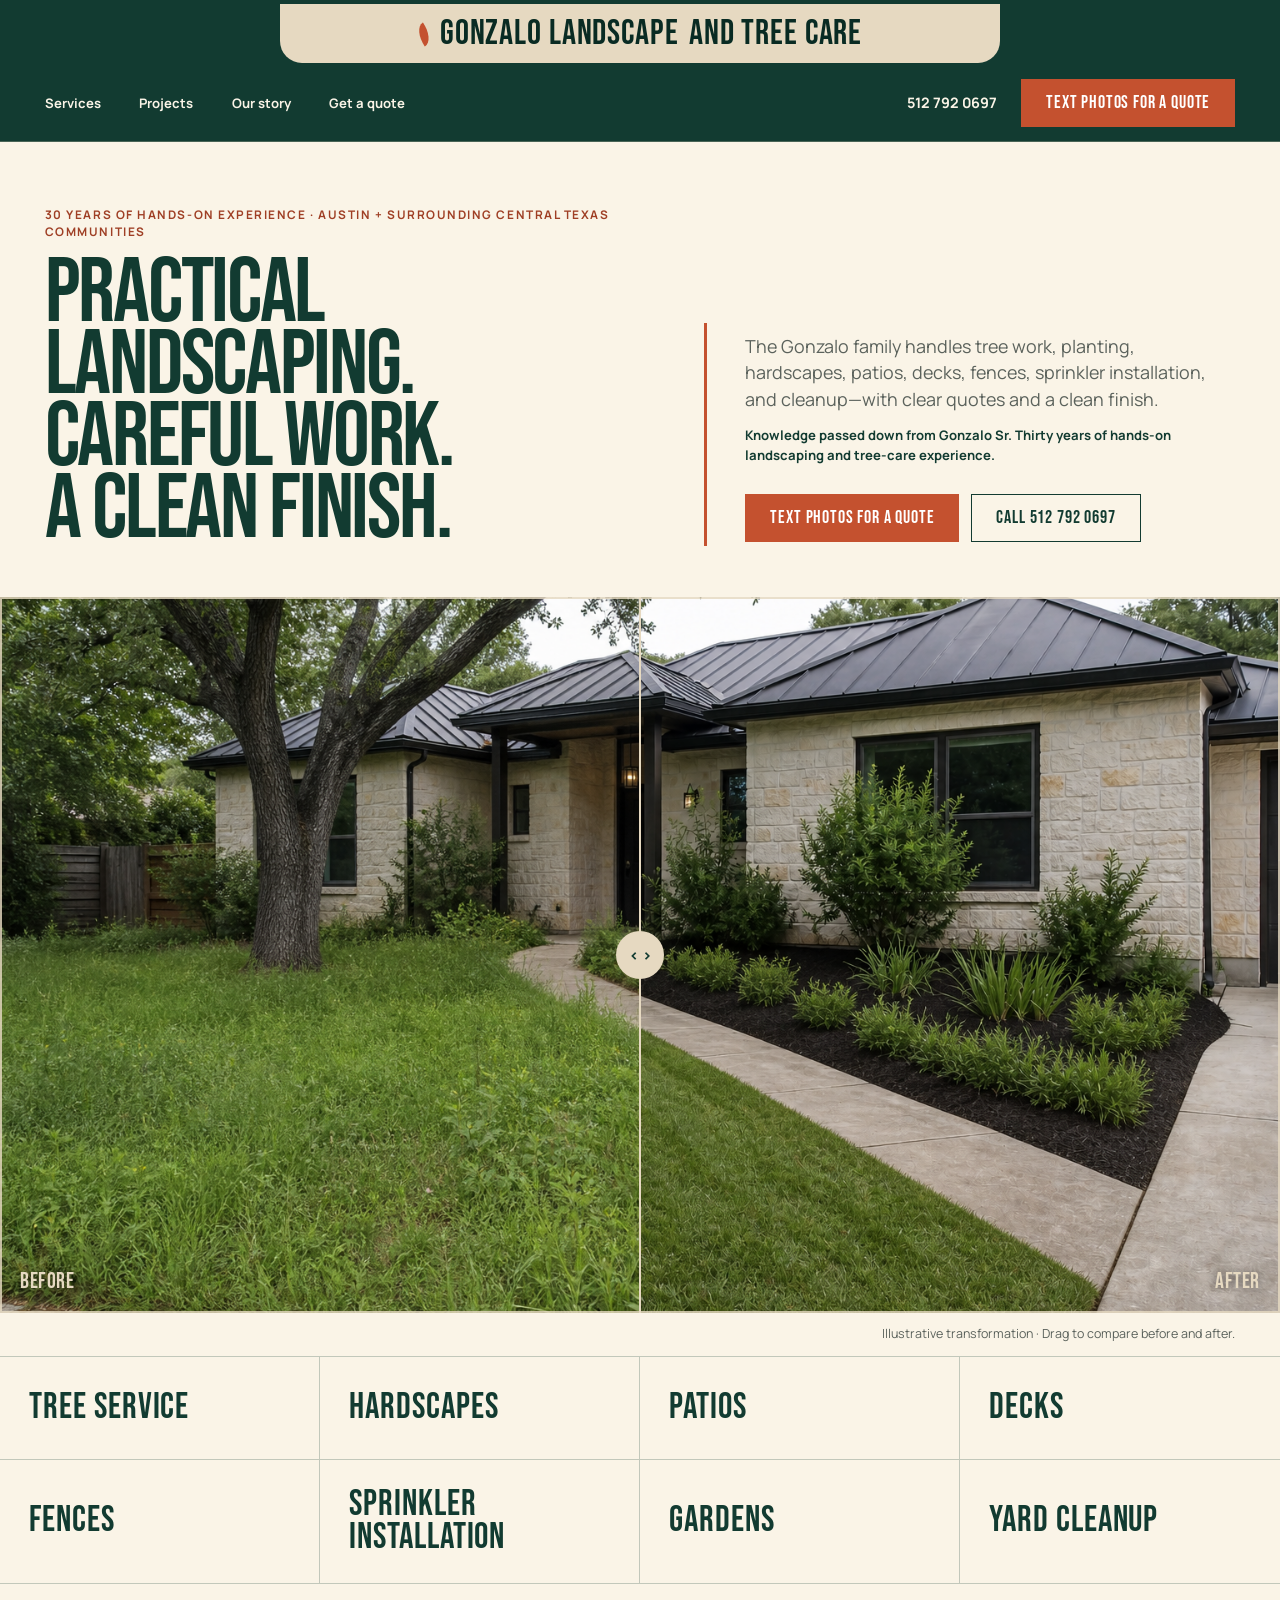
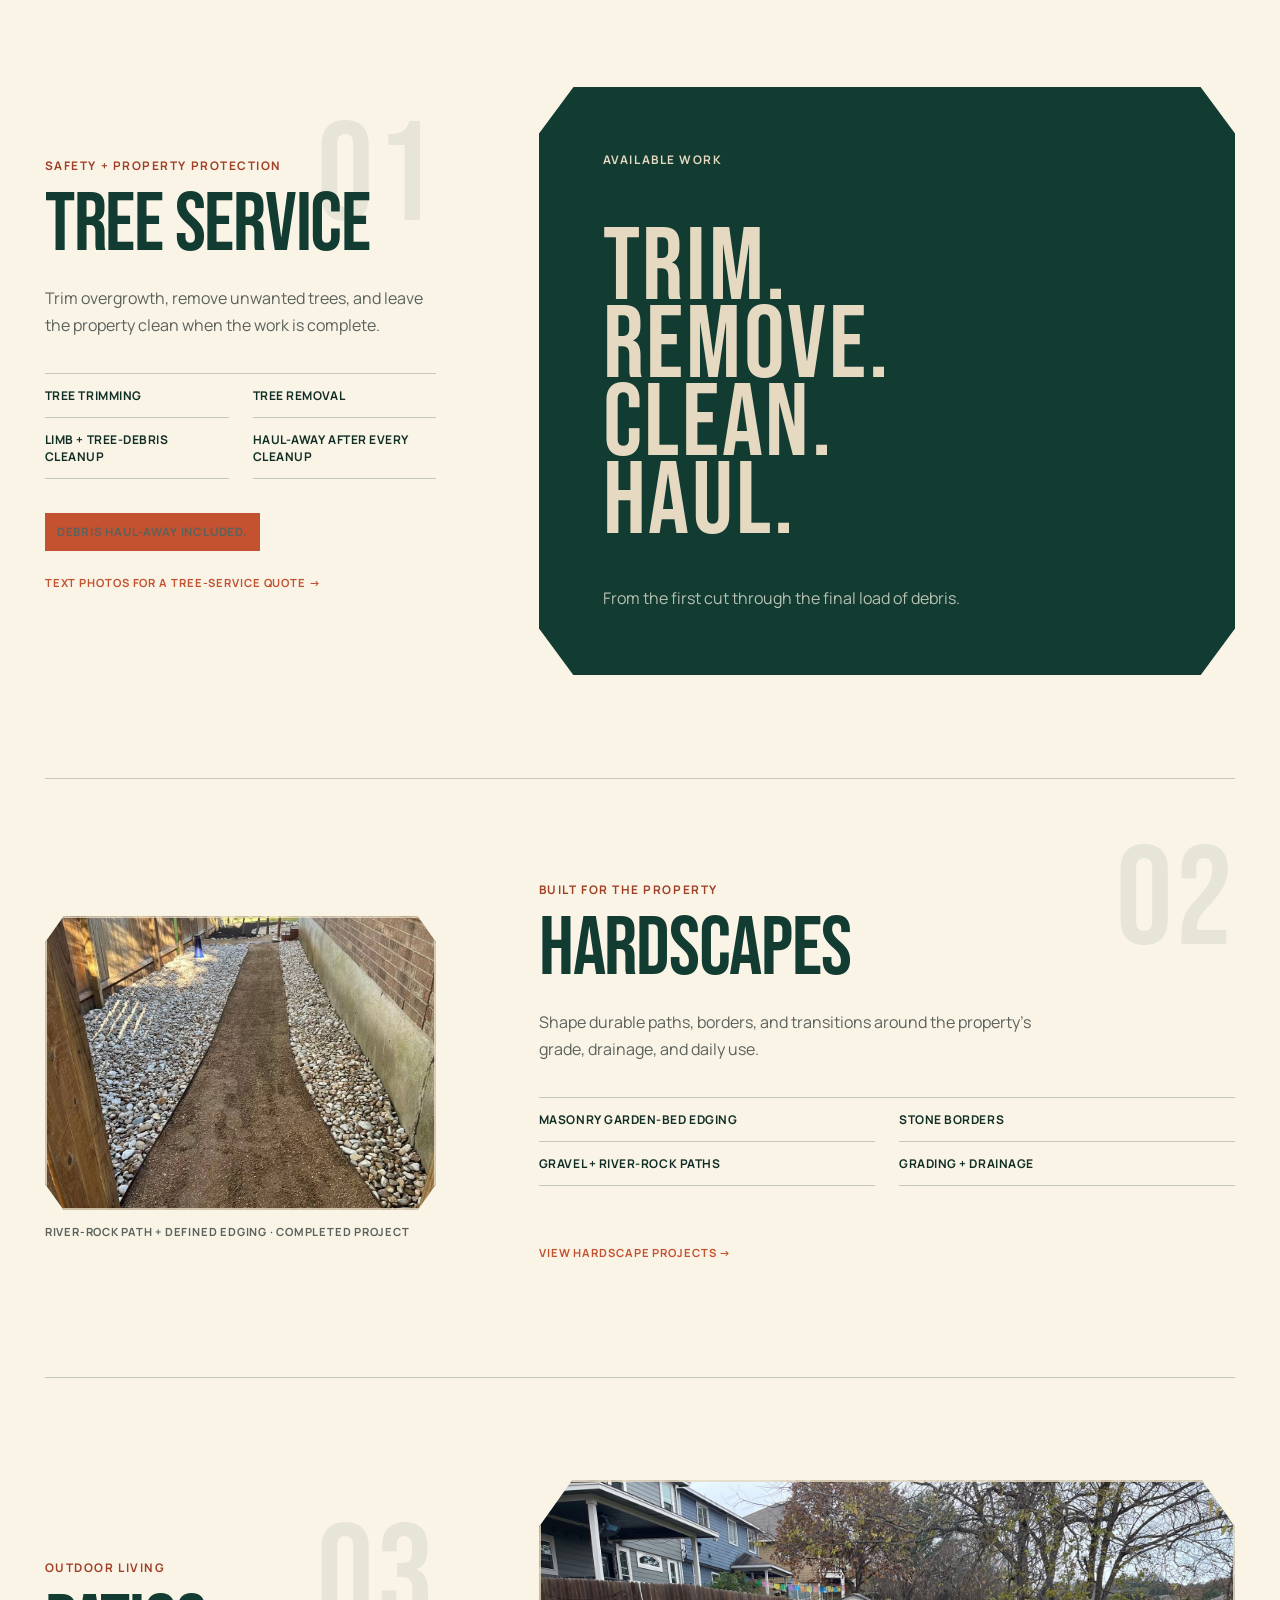
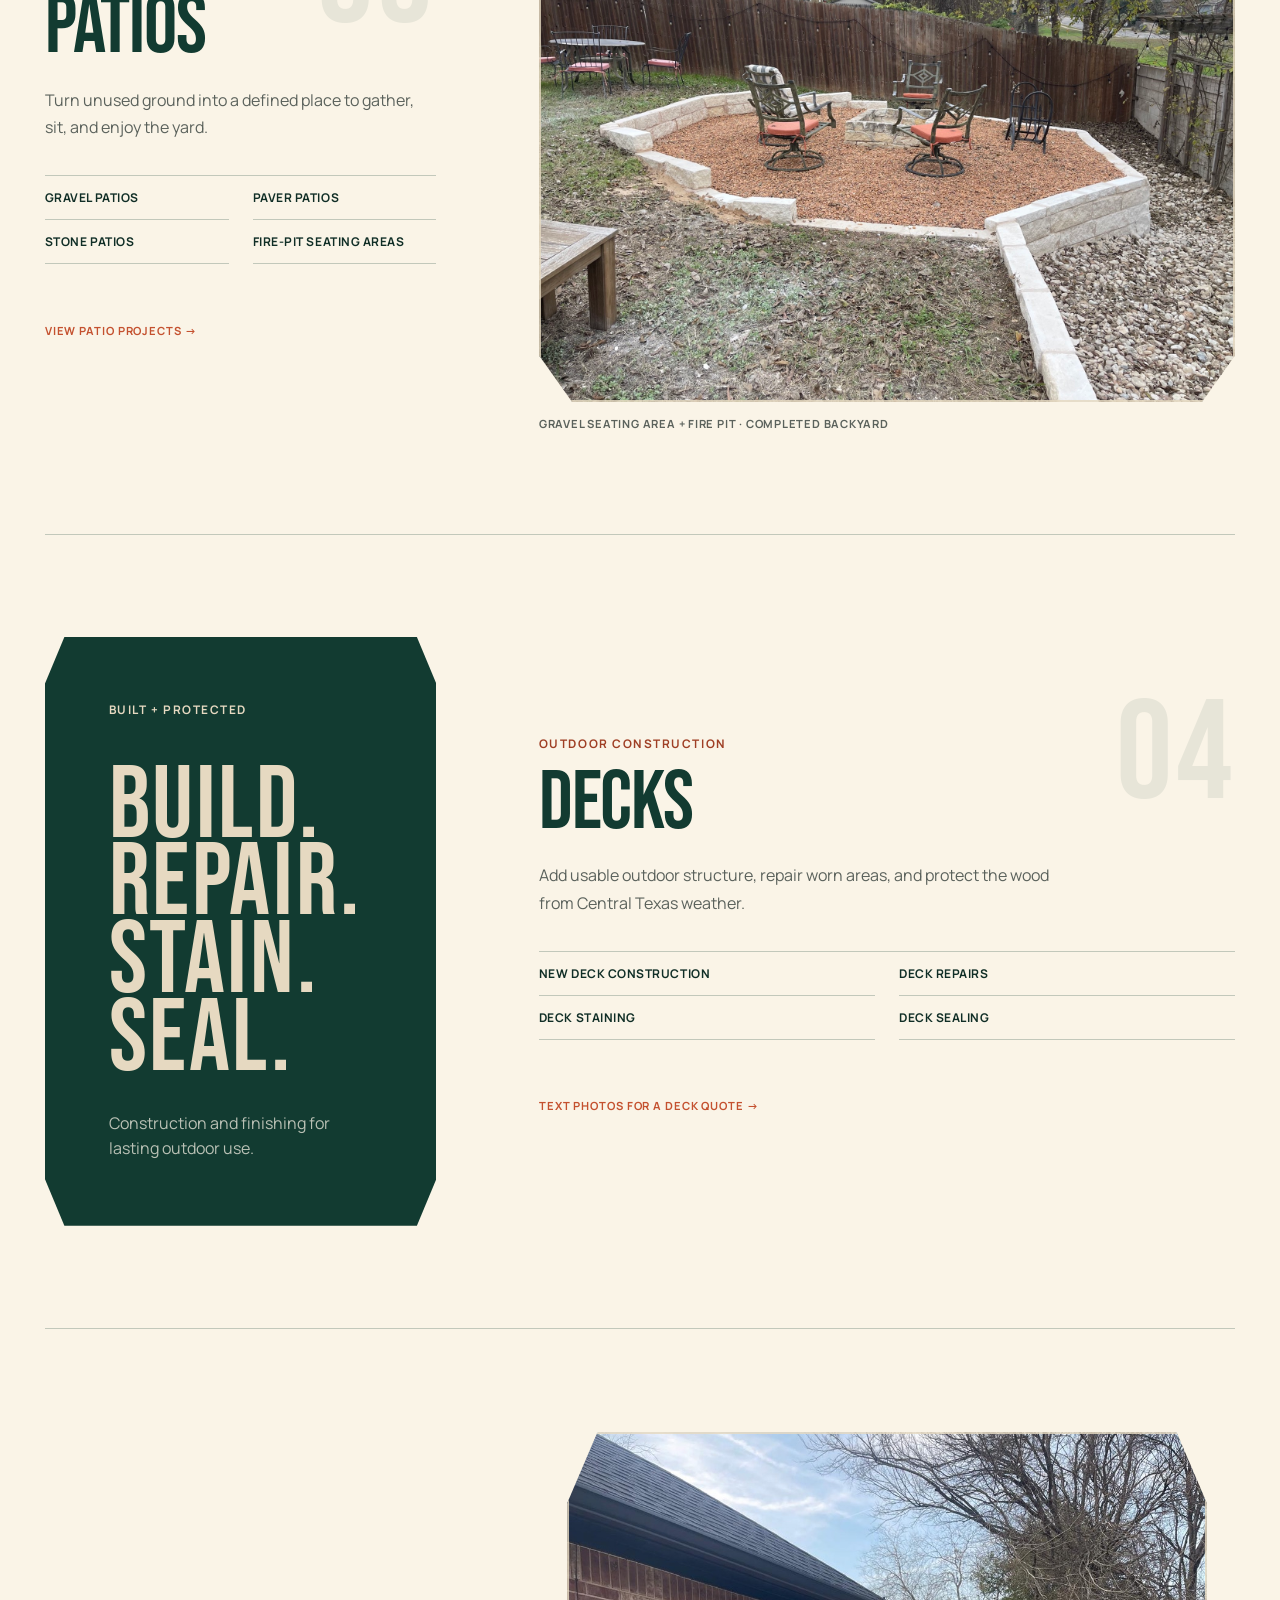
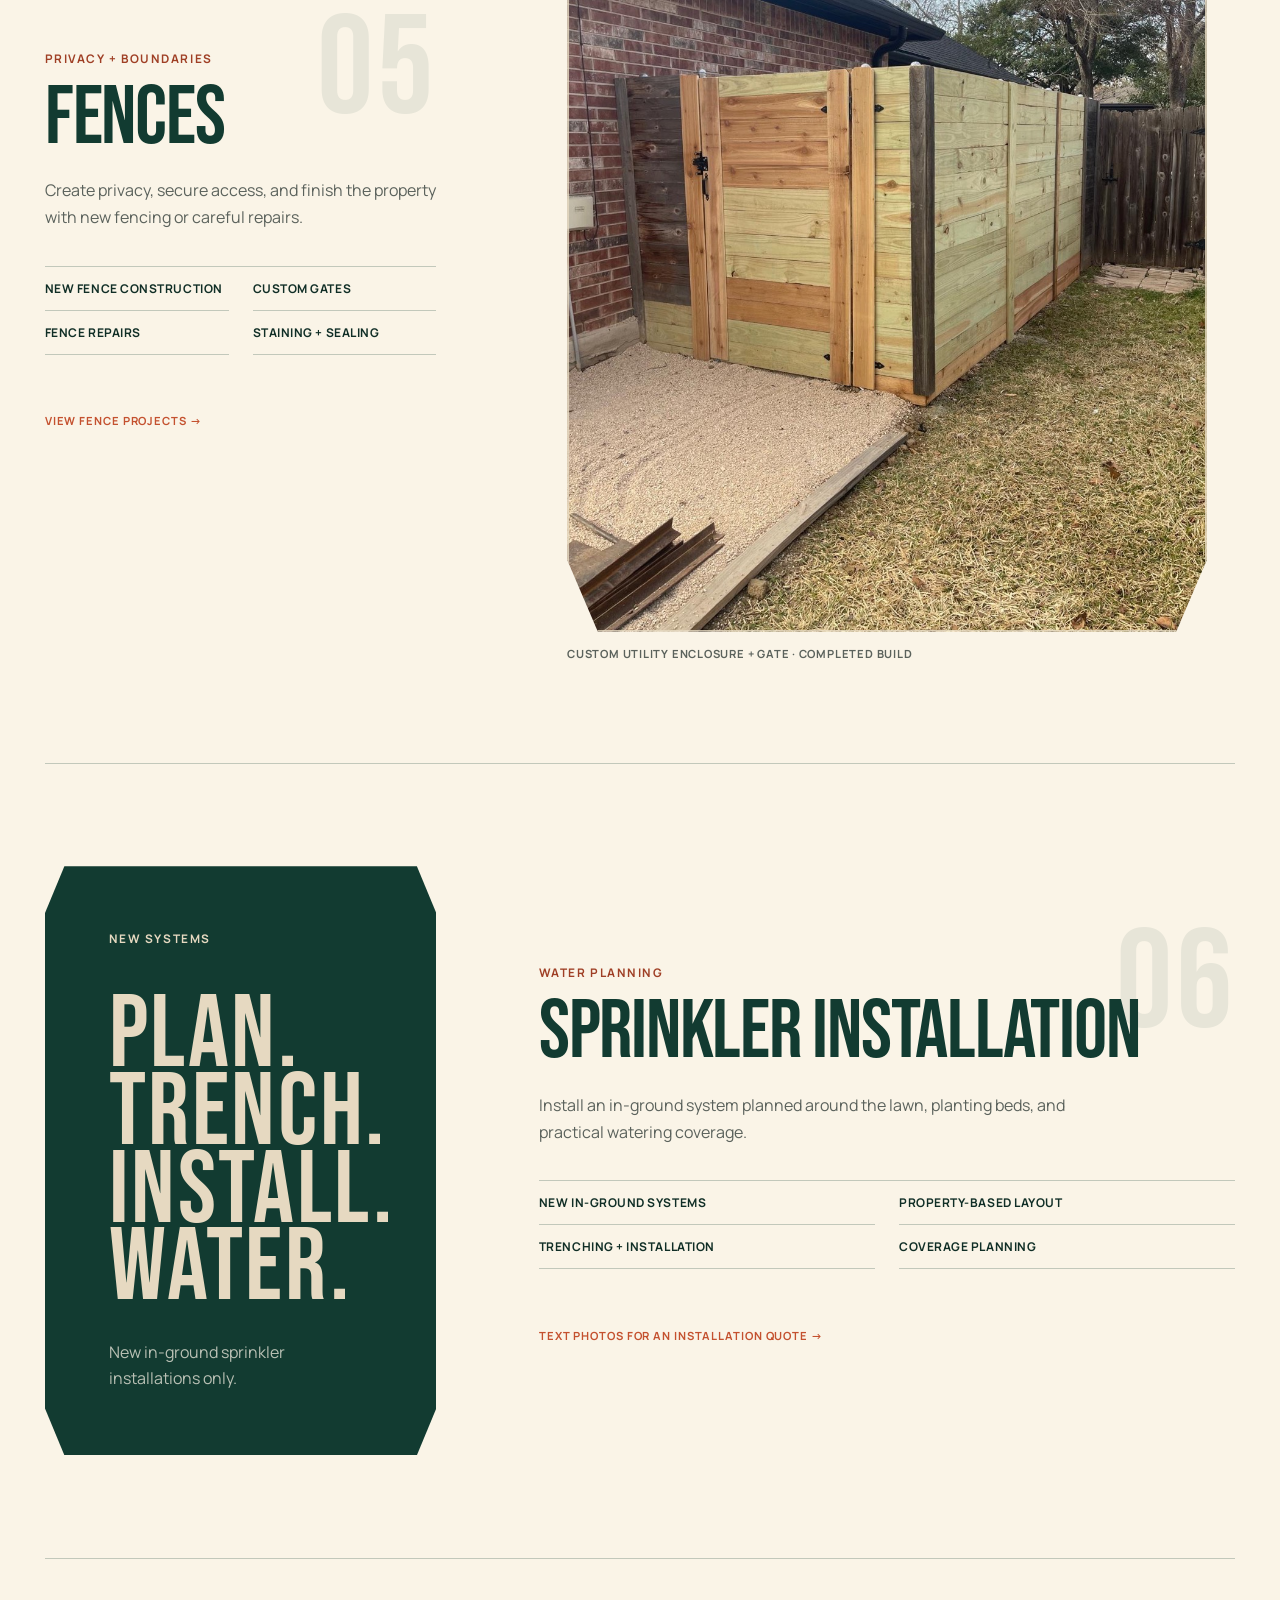
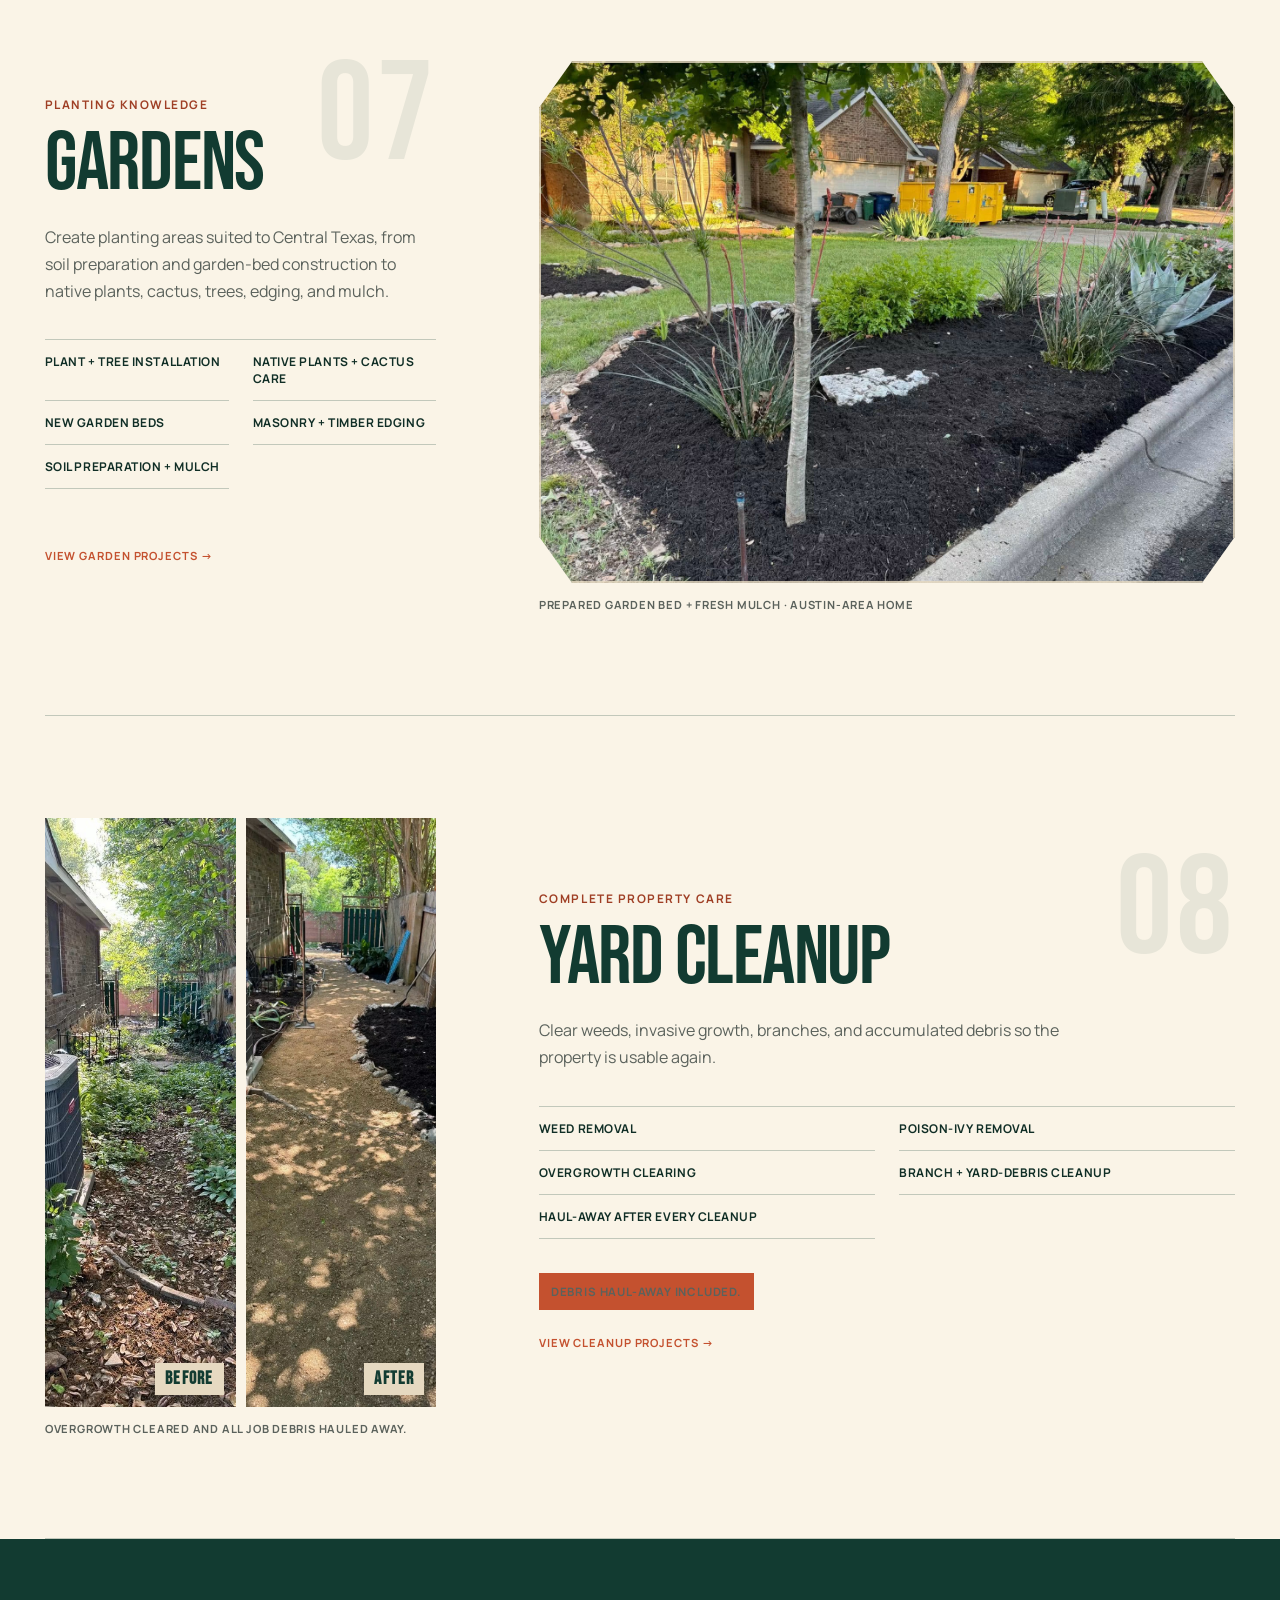
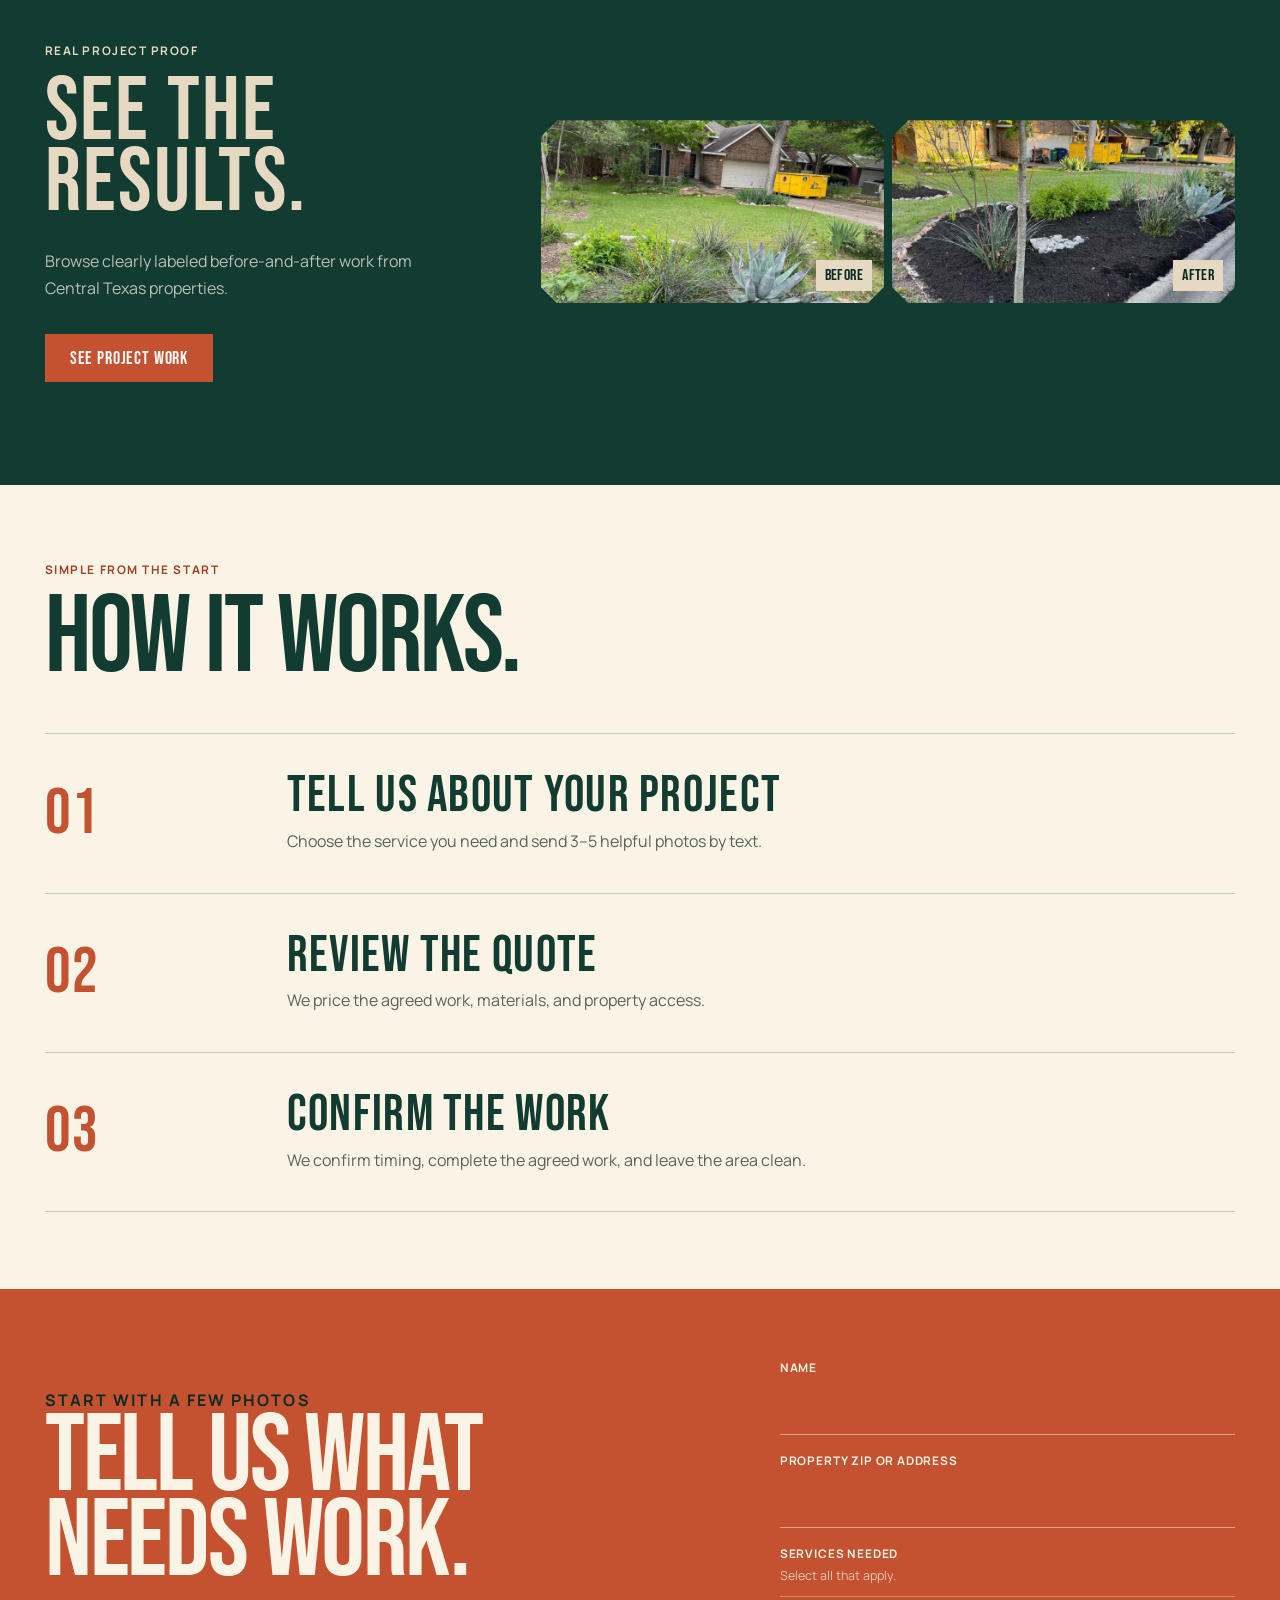
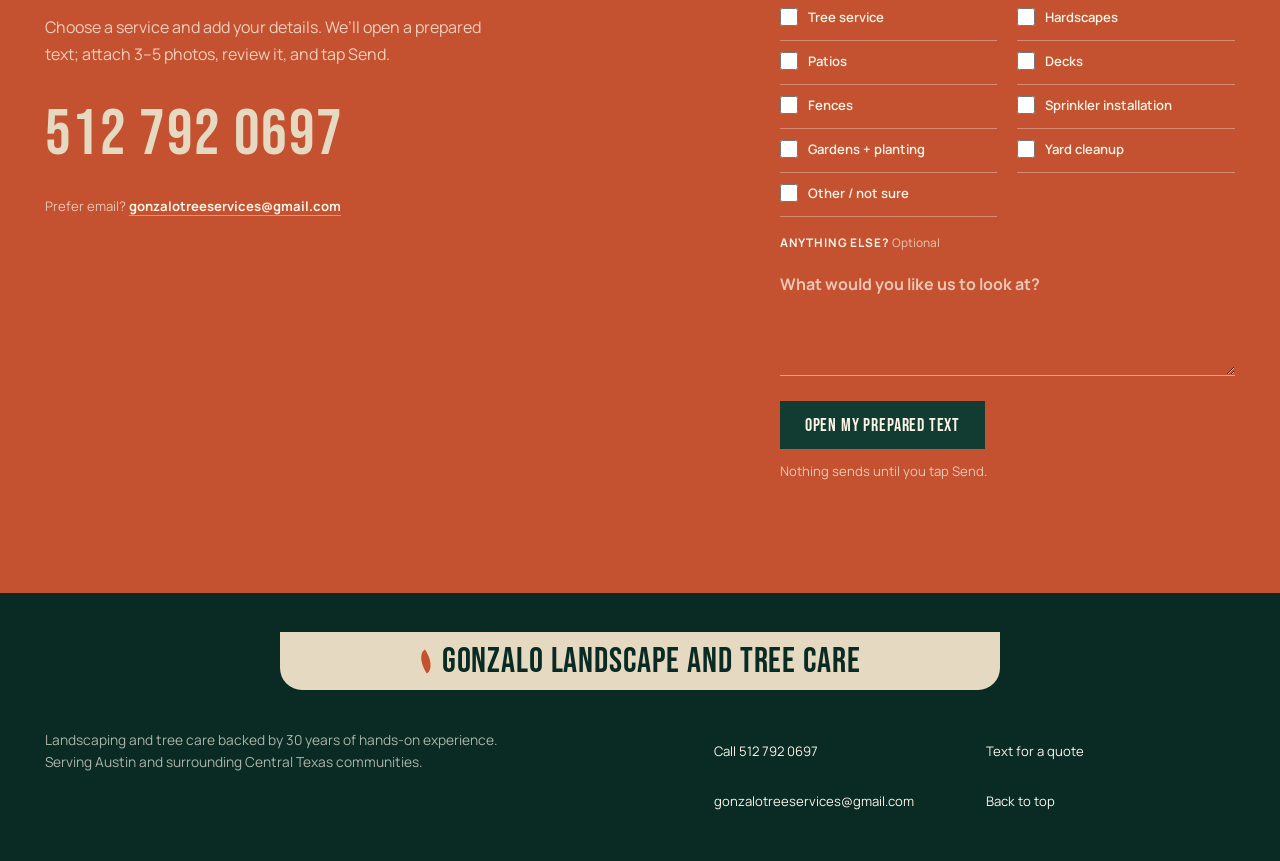
<file: index.html>
<!doctype html>
<html lang="en">
  <head>
    <meta charset="UTF-8" />
    <meta name="viewport" content="width=device-width, initial-scale=1.0" />
    <meta
      name="description"
      content="Gonzalo Landscape and Tree Care provides Austin-area tree work, planting, hardscapes, patios, decks, fences, sprinkler installation, and yard cleanup backed by 30 years of hands-on experience."
    />
    <meta name="theme-color" content="#123b31" />
    <title>Austin Landscaping &amp; Tree Care | Gonzalo Landscape and Tree Care</title>
    <link rel="icon" href="data:image/svg+xml,%3Csvg xmlns='http://www.w3.org/2000/svg' viewBox='0 0 64 64'%3E%3Crect width='64' height='64' rx='12' fill='%23123b31'/%3E%3Cpath d='M18 42C18 25 30 13 48 14C47 32 35 44 18 42Z' fill='%23e6d9c1'/%3E%3Cpath d='M19 43C28 34 35 27 47 16' stroke='%23c4512f' stroke-width='4'/%3E%3C/svg%3E" />
    <link rel="preconnect" href="https://fonts.googleapis.com" />
    <link rel="preconnect" href="https://fonts.gstatic.com" crossorigin />
    <link
      href="https://fonts.googleapis.com/css2?family=Bebas+Neue&amp;family=Manrope:wght@400;500;600;700&amp;display=swap"
      rel="stylesheet"
    />
    <link rel="stylesheet" href="styles.css?v=20260812-14" />
  </head>
  <body id="top">
    <a class="skip-link" href="#main-content">Skip to content</a>
    <header class="site-header" data-header>
      <a class="brand display-type" href="#top" aria-label="Gonzalo Landscape and Tree Care home">
        <span class="brand-name">Gonzalo Landscape</span><span class="brand-service">and Tree Care</span>
      </a>

      <button
        class="menu-toggle display-type"
        type="button"
        aria-expanded="false"
        aria-controls="primary-navigation"
        data-menu-toggle
      >
        Menu
      </button>

      <nav class="site-nav" id="primary-navigation" aria-label="Primary navigation" data-nav>
        <a href="#services">Services</a>
        <a href="projects.html">Projects</a>
        <a href="story.html">Our story</a>
        <a href="#quote">Get a quote</a>
      </nav>

      <div class="header-actions">
        <a class="header-phone" href="tel:+15127920697">512 792 0697</a>
        <a class="button button-accent" href="#quote">Text photos for a quote</a>
      </div>
    </header>

    <main id="main-content">
      <section class="hero" aria-labelledby="hero-title">
        <div class="hero-copy reveal">
          <p class="kicker">30 years of hands-on experience · Austin + surrounding Central Texas communities</p>
          <h1 class="display-type" id="hero-title">Practical landscaping.<br />Careful work.<br />A clean finish.</h1>
          <div class="hero-intro">
            <p>
              The Gonzalo family handles tree work, planting, hardscapes, patios, decks, fences, sprinkler installation, and cleanup—with clear quotes and a clean finish.
            </p>
            <p class="hero-proof">Knowledge passed down from Gonzalo Sr. Thirty years of hands-on landscaping and tree-care experience.</p>
            <div class="hero-contact">
              <a class="button button-accent" href="#quote">Text photos for a quote</a>
              <a class="button button-outline" href="tel:+15127920697">Call 512 792 0697</a>
            </div>
          </div>
        </div>

        <div class="hero-comparison reveal">
          <div class="compare photo-frame" data-compare style="--compare-position: 50%">
            <img class="compare-before" src="assets/landscaping-before.png" alt="Illustrative front yard before cleanup, garden-bed edging, and planting" fetchpriority="high" decoding="async" />
            <div class="compare-after" data-compare-after>
              <img src="assets/landscaping-after.png" alt="Illustrative view of the same front yard after cleanup, garden-bed edging, planting, and fresh mulch" fetchpriority="high" decoding="async" />
            </div>
            <span class="compare-label compare-label-before display-type">Before</span>
            <span class="compare-label compare-label-after display-type">After</span>
            <span class="compare-divider" aria-hidden="true"></span>
            <input class="compare-range" type="range" min="0" max="100" value="50" aria-label="Reveal the front-yard before and after comparison" data-compare-range />
          </div>
          <p>Illustrative transformation · Drag to compare before and after.</p>
        </div>
      </section>

      <section class="service-index" id="services" aria-label="Individual landscaping services">
        <a class="service-row reveal" href="projects.html?filter=tree-service" aria-label="View Tree Service projects">
          <h2 class="display-type">Tree Service</h2>
        </a>
        <a class="service-row reveal" href="projects.html?filter=hardscapes" aria-label="View Hardscape projects">
          <h2 class="display-type">Hardscapes</h2>
        </a>
        <a class="service-row reveal" href="projects.html?filter=patios" aria-label="View Patio projects">
          <h2 class="display-type">Patios</h2>
        </a>
        <a class="service-row reveal" href="projects.html?filter=decks" aria-label="View Deck projects">
          <h2 class="display-type">Decks</h2>
        </a>
        <a class="service-row reveal" href="projects.html?filter=fences" aria-label="View Fence projects">
          <h2 class="display-type">Fences</h2>
        </a>
        <a class="service-row reveal" href="projects.html?filter=sprinklers" aria-label="View Sprinkler Installation projects">
          <h2 class="display-type">Sprinkler Installation</h2>
        </a>
        <a class="service-row reveal" href="projects.html?filter=gardens" aria-label="View Garden projects">
          <h2 class="display-type">Gardens</h2>
        </a>
        <a class="service-row reveal" href="projects.html?filter=yard-cleanup" aria-label="View Yard Cleanup projects">
          <h2 class="display-type">Yard Cleanup</h2>
        </a>
      </section>

      <section class="service-guide" id="service-guide" aria-label="Detailed landscaping services">
        <article class="service-detail" id="tree-service">
          <div class="service-detail-copy reveal">
            <p class="service-detail-number display-type">01</p>
            <p class="kicker">Safety + property protection</p>
            <h3 class="display-type">Tree Service</h3>
            <p>Trim overgrowth, remove unwanted trees, and leave the property clean when the work is complete.</p>
            <ul class="service-scope">
              <li>Tree trimming</li>
              <li>Tree removal</li>
              <li>Limb + tree-debris cleanup</li>
              <li>Haul-away after every cleanup</li>
            </ul>
            <p class="included-note">Debris haul-away included.</p>
            <a class="service-project-link" href="#quote">Text photos for a tree-service quote →</a>
          </div>
          <div class="service-detail-media service-capability-panel reveal" aria-label="Tree service capabilities">
            <p class="kicker">Available work</p>
            <p class="display-type capability-statement">Trim.<br />Remove.<br />Clean.<br />Haul.</p>
            <span>From the first cut through the final load of debris.</span>
          </div>
        </article>

        <article class="service-detail service-detail-reverse" id="hardscapes">
          <div class="service-detail-copy reveal">
            <p class="service-detail-number display-type">02</p>
            <p class="kicker">Built for the property</p>
            <h3 class="display-type">Hardscapes</h3>
            <p>Shape durable paths, borders, and transitions around the property’s grade, drainage, and daily use.</p>
            <ul class="service-scope">
              <li>Masonry garden-bed edging</li>
              <li>Stone borders</li>
              <li>Gravel + river-rock paths</li>
              <li>Grading + drainage</li>
            </ul>
            <a class="service-project-link" href="projects.html?filter=hardscapes">View hardscape projects →</a>
          </div>
          <figure class="service-detail-media reveal">
            <div class="photo-frame"><img src="assets/projects/side-yard-river-rock-path-after.jpg" alt="Completed side-yard river-rock path with defined landscape edging" loading="lazy" decoding="async" /></div>
            <figcaption>River-rock path + defined edging · Completed project</figcaption>
          </figure>
        </article>

        <article class="service-detail" id="patios">
          <div class="service-detail-copy reveal">
            <p class="service-detail-number display-type">03</p>
            <p class="kicker">Outdoor living</p>
            <h3 class="display-type">Patios</h3>
            <p>Turn unused ground into a defined place to gather, sit, and enjoy the yard.</p>
            <ul class="service-scope">
              <li>Gravel patios</li>
              <li>Paver patios</li>
              <li>Stone patios</li>
              <li>Fire-pit seating areas</li>
            </ul>
            <a class="service-project-link" href="projects.html?filter=patios">View patio projects →</a>
          </div>
          <figure class="service-detail-media reveal">
            <div class="photo-frame"><img src="assets/projects/backyard-gravel-fire-pit-patio-after.jpg?v=20260812-2" alt="Finished gravel fire-pit seating area with limestone retaining walls" loading="lazy" decoding="async" /></div>
            <figcaption>Gravel seating area + fire pit · Completed backyard</figcaption>
          </figure>
        </article>

        <article class="service-detail service-detail-reverse" id="decks">
          <div class="service-detail-copy reveal">
            <p class="service-detail-number display-type">04</p>
            <p class="kicker">Outdoor construction</p>
            <h3 class="display-type">Decks</h3>
            <p>Add usable outdoor structure, repair worn areas, and protect the wood from Central Texas weather.</p>
            <ul class="service-scope">
              <li>New deck construction</li>
              <li>Deck repairs</li>
              <li>Deck staining</li>
              <li>Deck sealing</li>
            </ul>
            <a class="service-project-link" href="#quote">Text photos for a deck quote →</a>
          </div>
          <div class="service-detail-media service-capability-panel reveal" aria-label="Deck services">
            <p class="kicker">Built + protected</p>
            <p class="display-type capability-statement">Build.<br />Repair.<br />Stain.<br />Seal.</p>
            <span>Construction and finishing for lasting outdoor use.</span>
          </div>
        </article>

        <article class="service-detail" id="fences">
          <div class="service-detail-copy reveal">
            <p class="service-detail-number display-type">05</p>
            <p class="kicker">Privacy + boundaries</p>
            <h3 class="display-type">Fences</h3>
            <p>Create privacy, secure access, and finish the property with new fencing or careful repairs.</p>
            <ul class="service-scope">
              <li>New fence construction</li>
              <li>Custom gates</li>
              <li>Fence repairs</li>
              <li>Staining + sealing</li>
            </ul>
            <a class="service-project-link" href="projects.html?filter=fences">View fence projects →</a>
          </div>
          <figure class="service-detail-media service-detail-media-portrait reveal">
            <div class="photo-frame"><img src="assets/projects/backyard-horizontal-wood-fence-enclosure-after.jpg?v=20260812-2" alt="Completed horizontal-board utility enclosure with a framed gate" loading="lazy" decoding="async" /></div>
            <figcaption>Custom utility enclosure + gate · Completed build</figcaption>
          </figure>
        </article>

        <article class="service-detail service-detail-reverse" id="sprinklers">
          <div class="service-detail-copy reveal">
            <p class="service-detail-number display-type">06</p>
            <p class="kicker">Water planning</p>
            <h3 class="display-type">Sprinkler Installation</h3>
            <p>Install an in-ground system planned around the lawn, planting beds, and practical watering coverage.</p>
            <ul class="service-scope">
              <li>New in-ground systems</li>
              <li>Property-based layout</li>
              <li>Trenching + installation</li>
              <li>Coverage planning</li>
            </ul>
            <a class="service-project-link" href="#quote">Text photos for an installation quote →</a>
          </div>
          <div class="service-detail-media service-capability-panel reveal" aria-label="In-ground sprinkler installation">
            <p class="kicker">New systems</p>
            <p class="display-type capability-statement">Plan.<br />Trench.<br />Install.<br />Water.</p>
            <span>New in-ground sprinkler installations only.</span>
          </div>
        </article>

        <article class="service-detail" id="gardens">
          <div class="service-detail-copy reveal">
            <p class="service-detail-number display-type">07</p>
            <p class="kicker">Planting knowledge</p>
            <h3 class="display-type">Gardens</h3>
            <p>Create planting areas suited to Central Texas, from soil preparation and garden-bed construction to native plants, cactus, trees, edging, and mulch.</p>
            <ul class="service-scope">
              <li>Plant + tree installation</li>
              <li>Native plants + cactus care</li>
              <li>New garden beds</li>
              <li>Masonry + timber edging</li>
              <li>Soil preparation + mulch</li>
            </ul>
            <a class="service-project-link" href="projects.html?filter=gardens">View garden projects →</a>
          </div>
          <figure class="service-detail-media reveal">
            <div class="photo-frame"><img src="assets/projects/front-garden-fresh-mulch-after.jpg" alt="Front garden after cleanup, plant shaping, and fresh mulch installation" loading="lazy" decoding="async" /></div>
            <figcaption>Prepared garden bed + fresh mulch · Austin-area home</figcaption>
          </figure>
        </article>

        <article class="service-detail service-detail-reverse" id="yard-cleanup">
          <div class="service-detail-copy reveal">
            <p class="service-detail-number display-type">08</p>
            <p class="kicker">Complete property care</p>
            <h3 class="display-type">Yard Cleanup</h3>
            <p>Clear weeds, invasive growth, branches, and accumulated debris so the property is usable again.</p>
            <ul class="service-scope">
              <li>Weed removal</li>
              <li>Poison-ivy removal</li>
              <li>Overgrowth clearing</li>
              <li>Branch + yard-debris cleanup</li>
              <li>Haul-away after every cleanup</li>
            </ul>
            <p class="included-note">Debris haul-away included.</p>
            <a class="service-project-link" href="projects.html?filter=yard-cleanup">View cleanup projects →</a>
          </div>
          <figure class="service-detail-media service-before-after reveal">
            <div class="service-before-after-grid">
              <figure><img src="assets/projects/side-yard-overgrowth-before.jpg" alt="Overgrown side yard before property cleanup" loading="lazy" decoding="async" /><figcaption class="display-type">Before</figcaption></figure>
              <figure><img src="assets/projects/side-yard-gravel-path-after.jpg" alt="Side yard after overgrowth clearing, cleanup, and gravel-path installation" loading="lazy" decoding="async" /><figcaption class="display-type">After</figcaption></figure>
            </div>
            <figcaption>Overgrowth cleared and all job debris hauled away.</figcaption>
          </figure>
        </article>
      </section>

      <section class="projects-invite section-pad" aria-labelledby="projects-invite-title">
        <div class="projects-invite-copy reveal"><p class="kicker">Real project proof</p><h2 class="display-type" id="projects-invite-title">See the results.</h2><p>Browse clearly labeled before-and-after work from Central Texas properties.</p><a class="button button-accent" href="projects.html">See project work</a></div>
        <div class="projects-invite-images reveal"><figure><img src="assets/projects/front-garden-overgrown-before.jpg" alt="Front garden before cleanup" loading="lazy" decoding="async" /><figcaption class="display-type">Before</figcaption></figure><figure><img src="assets/projects/front-garden-fresh-mulch-after.jpg" alt="Front garden after cleanup and fresh mulch" loading="lazy" decoding="async" /><figcaption class="display-type">After</figcaption></figure></div>
      </section>

      <section class="process section-pad" id="process" aria-labelledby="process-title">
        <div class="section-heading reveal">
          <p class="kicker">Simple from the start</p>
          <h2 class="display-type" id="process-title">How it works.</h2>
        </div>
        <ol class="process-list">
          <li class="reveal">
            <span class="display-type">01</span>
            <div><h3 class="display-type">Tell us about your project</h3><p>Choose the service you need and send 3–5 helpful photos by text.</p></div>
          </li>
          <li class="reveal">
            <span class="display-type">02</span>
            <div><h3 class="display-type">Review the quote</h3><p>We price the agreed work, materials, and property access.</p></div>
          </li>
          <li class="reveal">
            <span class="display-type">03</span>
            <div><h3 class="display-type">Confirm the work</h3><p>We confirm timing, complete the agreed work, and leave the area clean.</p></div>
          </li>
        </ol>
      </section>

      <section class="quote" id="quote" aria-labelledby="quote-title">
        <div class="quote-copy reveal">
          <p class="kicker">Start with a few photos</p>
          <h2 class="display-type" id="quote-title">Tell us what needs work.</h2>
          <p>Choose a service and add your details. We’ll open a prepared text; attach 3–5 photos, review it, and tap Send.</p>
          <a class="quote-phone display-type" href="tel:+15127920697">512 792 0697</a>
          <p class="quote-email">Prefer email? <a href="mailto:gonzalotreeservices@gmail.com">gonzalotreeservices@gmail.com</a></p>
        </div>

        <form class="quote-form reveal" data-quote-form novalidate>
          <label>Name<input name="name" type="text" autocomplete="name" required /></label>
          <label>Property ZIP or address<input name="location" type="text" autocomplete="street-address" required /></label>
          <fieldset class="service-options" aria-required="true" aria-describedby="service-options-help">
            <legend>Services needed</legend>
            <p id="service-options-help">Select all that apply.</p>
            <div class="service-options-grid">
              <label class="service-option"><input name="service" type="checkbox" value="tree trimming, removal, cleanup, and haul-away" /><span>Tree service</span></label>
              <label class="service-option"><input name="service" type="checkbox" value="hardscape, grading, or drainage work" /><span>Hardscapes</span></label>
              <label class="service-option"><input name="service" type="checkbox" value="patio construction" /><span>Patios</span></label>
              <label class="service-option"><input name="service" type="checkbox" value="deck construction, repair, staining, or sealing" /><span>Decks</span></label>
              <label class="service-option"><input name="service" type="checkbox" value="fence, gate, repair, staining, or sealing work" /><span>Fences</span></label>
              <label class="service-option"><input name="service" type="checkbox" value="new in-ground sprinkler installation" /><span>Sprinkler installation</span></label>
              <label class="service-option"><input name="service" type="checkbox" value="gardens, plant or tree installation, edging, soil, or mulch" /><span>Gardens + planting</span></label>
              <label class="service-option"><input name="service" type="checkbox" value="yard cleanup, overgrowth removal, and haul-away" /><span>Yard cleanup</span></label>
              <label class="service-option"><input name="service" type="checkbox" value="another service or help deciding" /><span>Other / not sure</span></label>
            </div>
          </fieldset>
          <label><span>Anything else? <span class="optional-label">Optional</span></span><textarea name="details" rows="4" placeholder="What would you like us to look at?"></textarea></label>
          <button class="button button-primary" type="submit" data-quote-submit>Open my prepared text</button>
          <p class="form-note">Nothing sends until you tap Send.</p>
          <p class="form-status" data-form-status role="status" aria-live="polite"></p>
        </form>
      </section>
    </main>

    <footer class="site-footer">
      <a class="brand display-type" href="#top">Gonzalo Landscape and Tree Care</a>
      <p>Landscaping and tree care backed by 30 years of hands-on experience. Serving Austin and surrounding Central Texas communities.</p>
      <div class="footer-links">
        <a href="tel:+15127920697">Call 512 792 0697</a>
        <a href="sms:+15127920697">Text for a quote</a>
        <a href="mailto:gonzalotreeservices@gmail.com">gonzalotreeservices@gmail.com</a>
        <a href="#top">Back to top</a>
      </div>
    </footer>

    <script src="script.js?v=20260812-6"></script>
  </body>
</html>
</file>
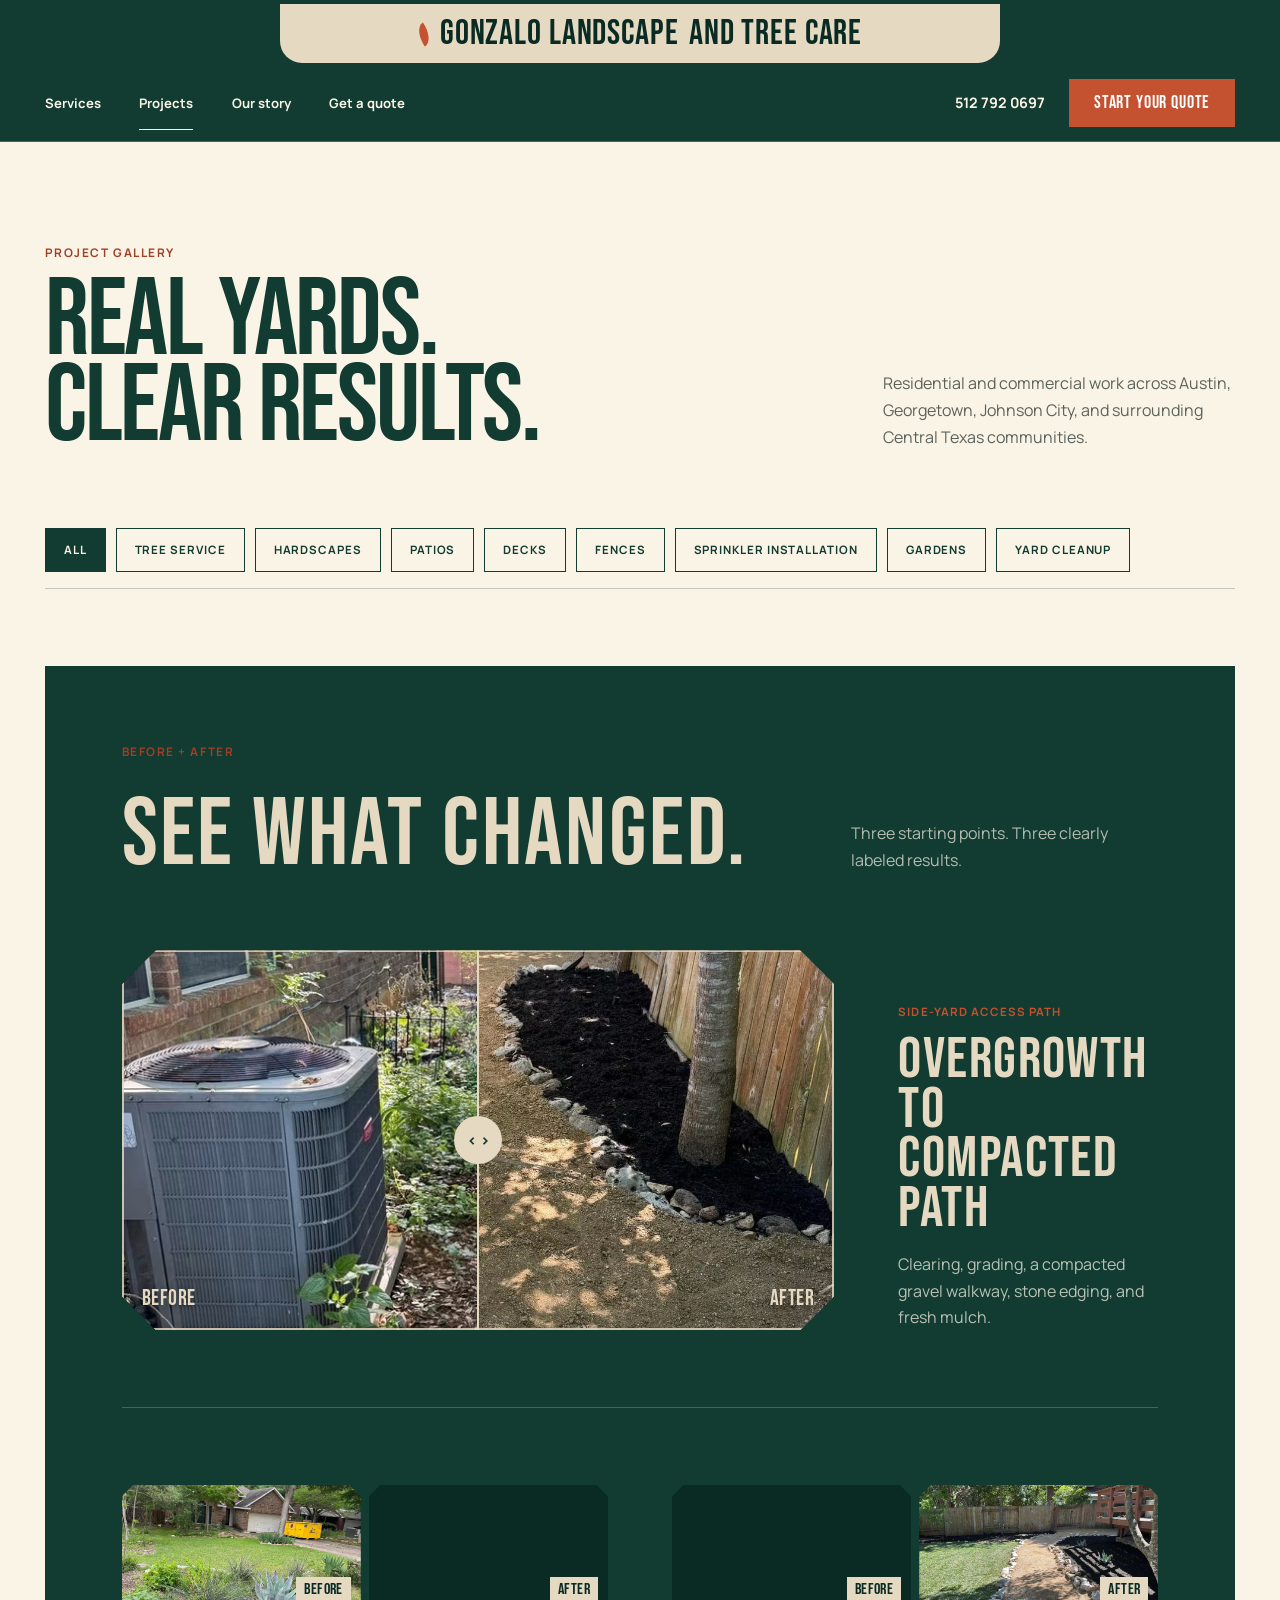
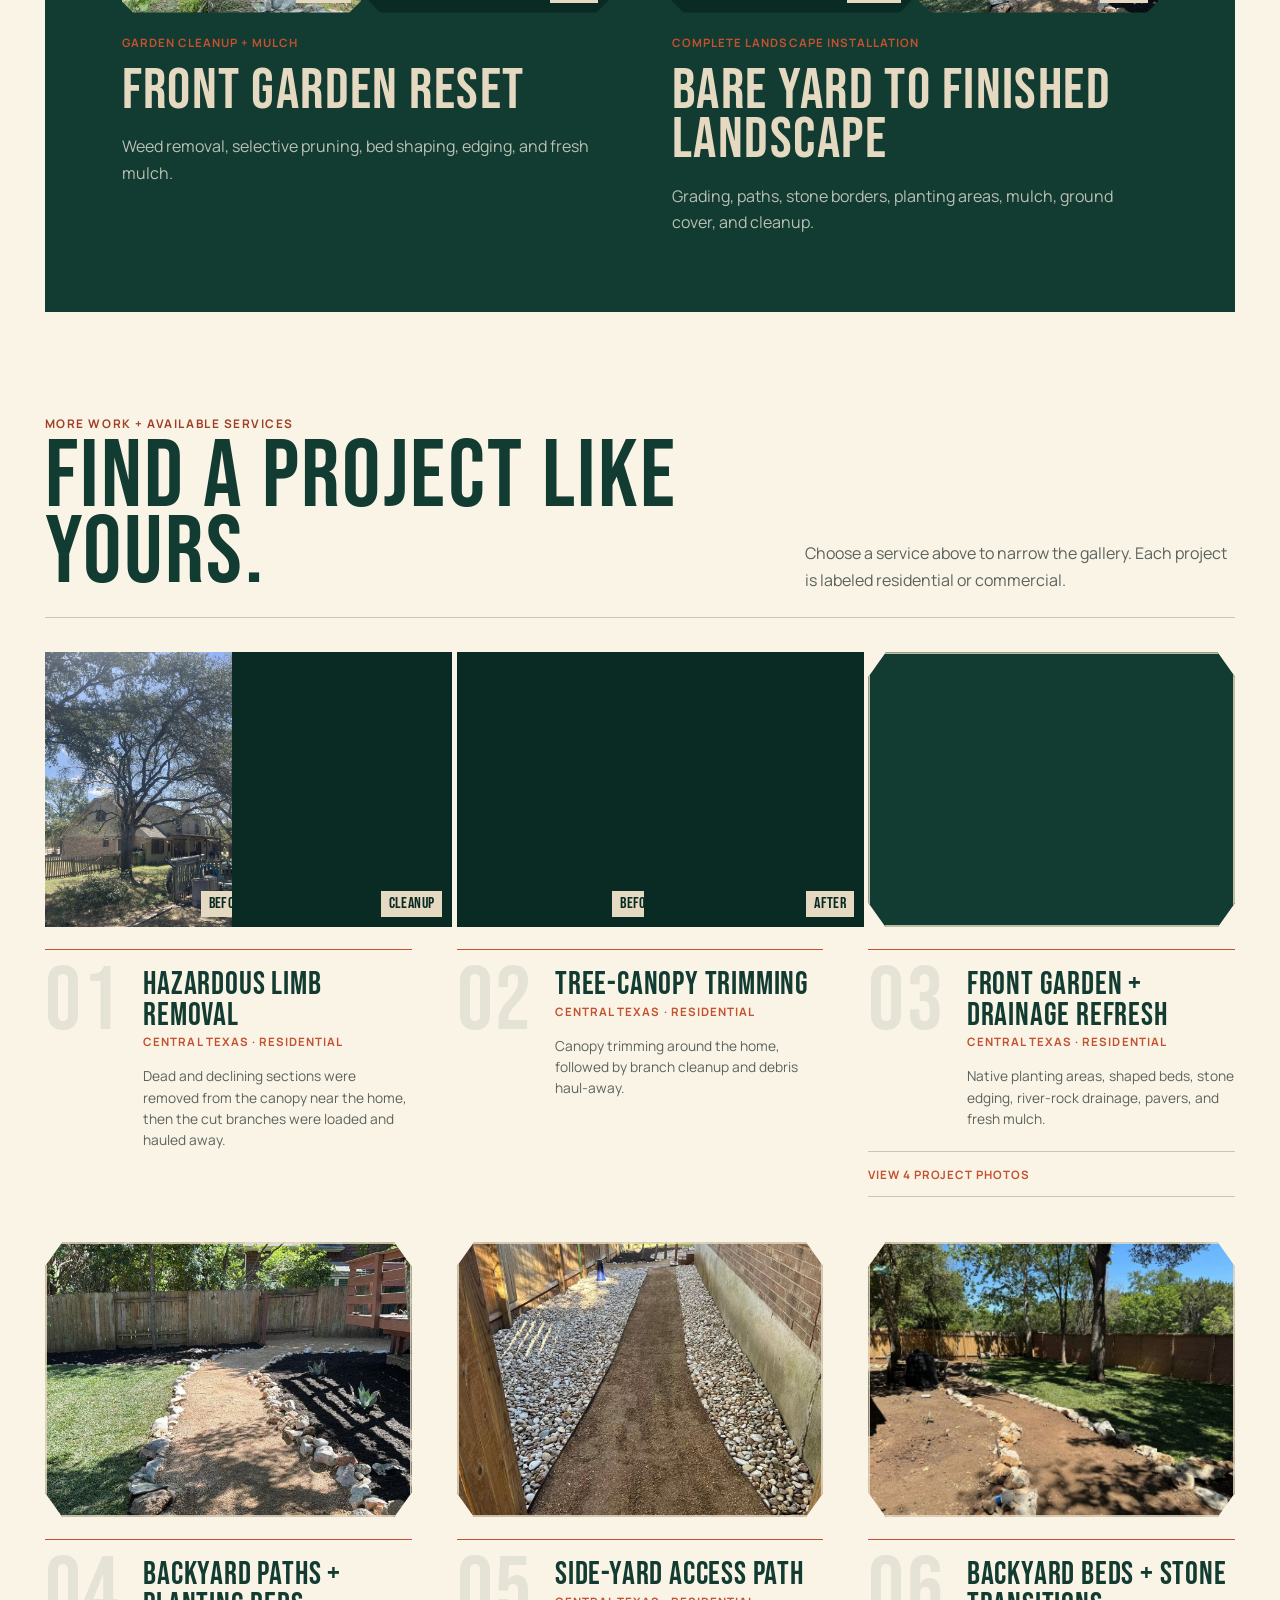
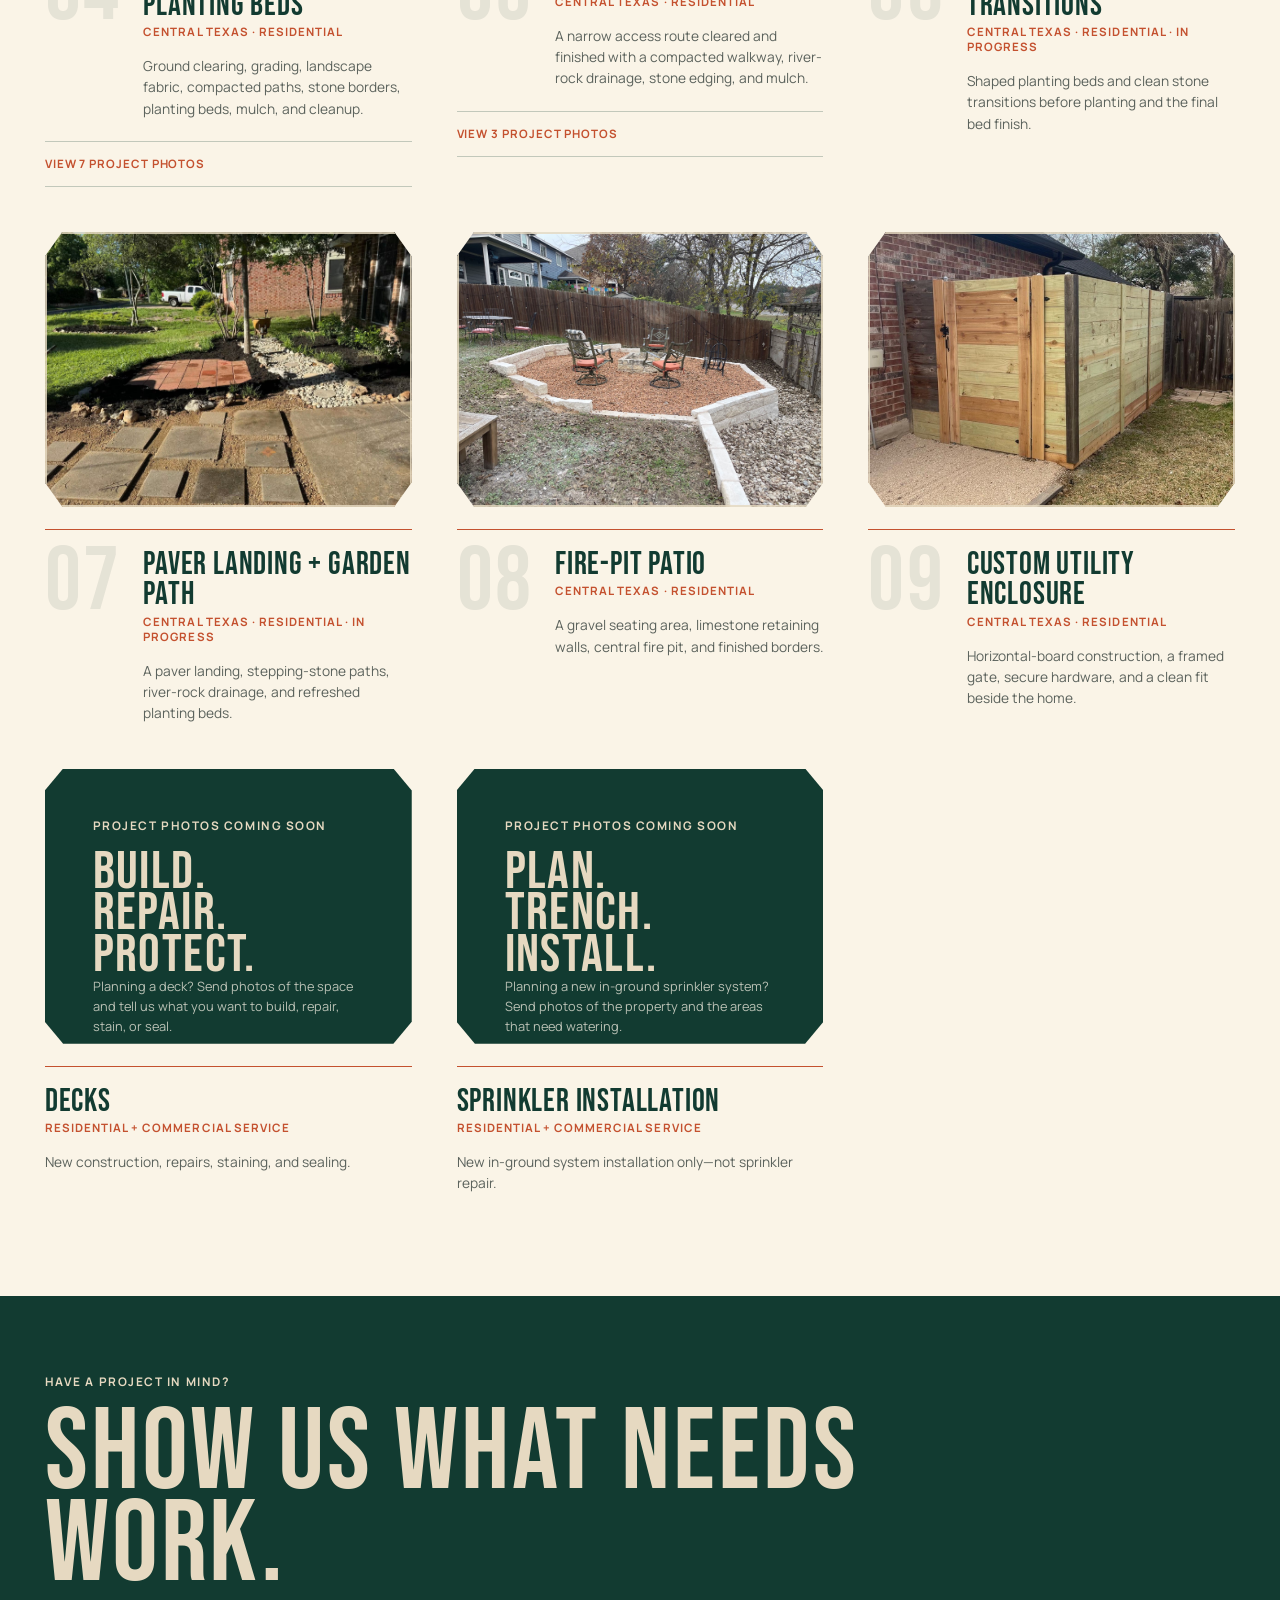
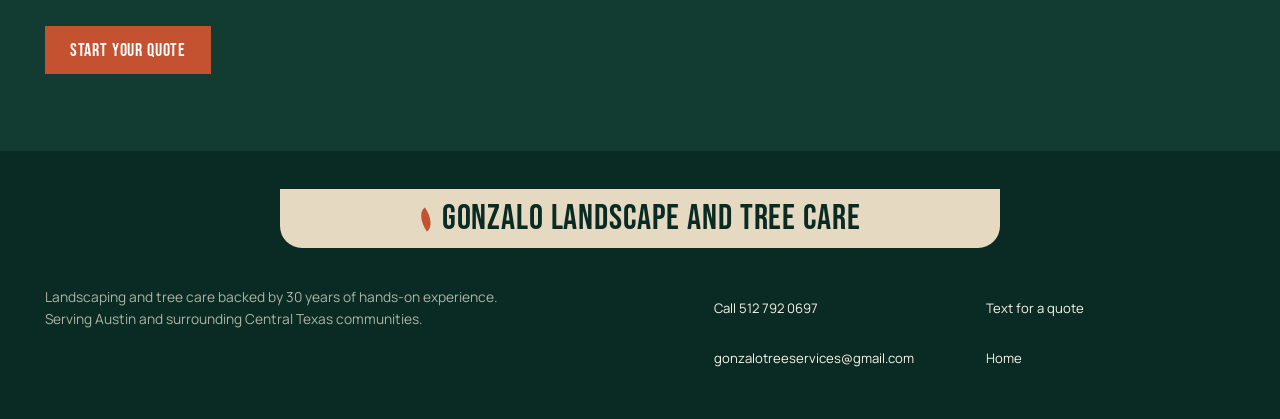
<file: projects.html>
<!doctype html>
<html lang="en">
  <head>
    <meta charset="UTF-8" />
    <meta name="viewport" content="width=device-width, initial-scale=1.0" />
    <meta name="description" content="See Central Texas tree work, planting, hardscapes, patios, decks, fences, sprinkler installation, and yard cleanup from Gonzalo Landscape and Tree Care." />
    <meta name="theme-color" content="#123b31" />
    <title>Projects | Gonzalo Landscape and Tree Care</title>
    <link rel="icon" href="data:image/svg+xml,%3Csvg xmlns='http://www.w3.org/2000/svg' viewBox='0 0 64 64'%3E%3Crect width='64' height='64' rx='12' fill='%23123b31'/%3E%3Cpath d='M18 42C18 25 30 13 48 14C47 32 35 44 18 42Z' fill='%23e6d9c1'/%3E%3Cpath d='M19 43C28 34 35 27 47 16' stroke='%23c4512f' stroke-width='4'/%3E%3C/svg%3E" />
    <link rel="preconnect" href="https://fonts.googleapis.com" />
    <link rel="preconnect" href="https://fonts.gstatic.com" crossorigin />
    <link href="https://fonts.googleapis.com/css2?family=Bebas+Neue&amp;family=Manrope:wght@400;500;600;700&amp;display=swap" rel="stylesheet" />
    <link rel="stylesheet" href="styles.css?v=20260812-14" />
  </head>
  <body>
    <a class="skip-link" href="#main-content">Skip to content</a>
    <header class="site-header" data-header>
      <a class="brand display-type" href="index.html"><span class="brand-name">Gonzalo Landscape</span><span class="brand-service">and Tree Care</span></a>
      <button class="menu-toggle display-type" type="button" aria-expanded="false" aria-controls="primary-navigation" data-menu-toggle>Menu</button>
      <nav class="site-nav" id="primary-navigation" aria-label="Primary navigation" data-nav>
        <a href="index.html#services">Services</a>
        <a class="is-current" href="projects.html" aria-current="page">Projects</a>
        <a href="story.html">Our story</a>
        <a href="index.html#quote">Get a quote</a>
      </nav>
      <div class="header-actions">
        <a class="header-phone" href="tel:+15127920697">512 792 0697</a>
        <a class="button button-accent" href="index.html#quote">Start your quote</a>
      </div>
    </header>

    <main id="main-content">
      <section class="projects page-projects section-pad" id="projects" aria-labelledby="projects-title">
        <div class="section-heading reveal">
          <p class="kicker">Project gallery</p>
          <h1 class="display-type" id="projects-title">Real yards.<br />Clear results.</h1>
          <p>Residential and commercial work across Austin, Georgetown, Johnson City, and surrounding Central Texas communities.</p>
        </div>

        <div class="project-filters" aria-label="Filter landscaping projects">
          <button class="filter-button is-active" type="button" data-filter="all" aria-pressed="true">All</button>
          <button class="filter-button" type="button" data-filter="tree-service" aria-pressed="false">Tree Service</button>
          <button class="filter-button" type="button" data-filter="hardscapes" aria-pressed="false">Hardscapes</button>
          <button class="filter-button" type="button" data-filter="patios" aria-pressed="false">Patios</button>
          <button class="filter-button" type="button" data-filter="decks" aria-pressed="false">Decks</button>
          <button class="filter-button" type="button" data-filter="fences" aria-pressed="false">Fences</button>
          <button class="filter-button" type="button" data-filter="sprinklers" aria-pressed="false">Sprinkler Installation</button>
          <button class="filter-button" type="button" data-filter="gardens" aria-pressed="false">Gardens</button>
          <button class="filter-button" type="button" data-filter="yard-cleanup" aria-pressed="false">Yard Cleanup</button>
        </div>

        <section class="featured-projects" aria-labelledby="featured-projects-title" data-featured-projects>
          <div class="featured-projects-heading reveal">
            <p class="kicker">Before + after</p>
            <h2 class="display-type" id="featured-projects-title">See what changed.</h2>
            <p>Three starting points. Three clearly labeled results.</p>
          </div>

          <article class="featured-project featured-project-wide reveal" data-category="hardscapes yard-cleanup">
            <div class="compare photo-frame" data-compare style="--compare-position: 50%">
              <img loading="lazy" decoding="async" class="compare-before" src="assets/projects/side-yard-overgrowth-before.jpg" alt="Overgrown side yard before cleanup and path construction" />
              <div class="compare-after"><img loading="lazy" decoding="async" src="assets/projects/side-yard-gravel-path-after.jpg" alt="The same side yard after clearing, grading, edging, and gravel-path installation" /></div>
              <span class="compare-label compare-label-before display-type">Before</span><span class="compare-label compare-label-after display-type">After</span><span class="compare-divider" aria-hidden="true"></span><input class="compare-range" type="range" min="0" max="100" value="50" aria-label="Reveal the side-yard path before and after" data-compare-range />
            </div>
            <div class="featured-project-copy"><p class="project-location">Side-yard access path</p><h3 class="display-type">Overgrowth to compacted path</h3><p>Clearing, grading, a compacted gravel walkway, stone edging, and fresh mulch.</p></div>
          </article>

          <div class="featured-project-pair">
            <article class="featured-project reveal" data-category="gardens yard-cleanup"><div class="before-after-images"><figure><img loading="lazy" decoding="async" src="assets/projects/front-garden-overgrown-before.jpg" alt="Overgrown front planting bed before garden cleanup" /><figcaption class="display-type">Before</figcaption></figure><figure><img loading="lazy" decoding="async" src="assets/projects/front-garden-fresh-mulch-after.jpg" alt="Front planting bed after cleanup, pruning, edging, and mulch" /><figcaption class="display-type">After</figcaption></figure></div><div class="featured-project-copy"><p class="project-location">Garden cleanup + mulch</p><h3 class="display-type">Front garden reset</h3><p>Weed removal, selective pruning, bed shaping, edging, and fresh mulch.</p></div></article>
            <article class="featured-project reveal" data-category="gardens hardscapes yard-cleanup"><div class="before-after-images"><figure><img loading="lazy" decoding="async" src="assets/projects/backyard-bare-ground-before.jpg" alt="Bare backyard before the full landscape installation" /><figcaption class="display-type">Before</figcaption></figure><figure><img loading="lazy" decoding="async" src="assets/projects/backyard-landscape-finished-after.jpg" alt="Backyard after paths, stone borders, mulch, planting, and ground-cover installation" /><figcaption class="display-type">After</figcaption></figure></div><div class="featured-project-copy"><p class="project-location">Complete landscape installation</p><h3 class="display-type">Bare yard to finished landscape</h3><p>Grading, paths, stone borders, planting areas, mulch, ground cover, and cleanup.</p></div></article>
          </div>
        </section>

        <div class="project-grid-heading reveal" data-project-grid-heading><div><p class="kicker" data-project-grid-kicker>More work + available services</p><h2 class="display-type" data-project-grid-title>Find a project like yours.</h2></div><p data-project-grid-summary>Choose a service above to narrow the gallery. Each project is labeled residential or commercial.</p></div>
        <div class="project-grid" data-project-grid>
          <article class="project-card project-story-card reveal" data-category="tree-service yard-cleanup">
            <div class="before-after-images project-story-pair"><figure><img loading="lazy" decoding="async" src="assets/projects/residential-hazardous-limb-removal-before.jpg" alt="Large residential tree before hazardous dead and declining limbs were removed near the home" /><figcaption class="display-type">Before</figcaption></figure><figure><img loading="lazy" decoding="async" src="assets/projects/residential-hazardous-limb-removal-progress.jpg" alt="Residential tree during safety pruning with rigging ropes and removed branches loaded for haul-off" /><figcaption class="display-type">Cleanup</figcaption></figure></div>
            <div class="project-meta"><span class="project-index display-type">01</span><div><h2 class="display-type">Hazardous limb removal</h2><p class="project-location">Central Texas · Residential</p><p>Dead and declining sections were removed from the canopy near the home, then the cut branches were loaded and hauled away.</p></div></div>
          </article>

          <article class="project-card project-story-card reveal" data-category="tree-service yard-cleanup">
            <div class="before-after-images project-story-pair"><figure><img loading="lazy" decoding="async" src="assets/projects/residential-tree-canopy-before.jpg" alt="Large residential front-yard tree before canopy trimming" /><figcaption class="display-type">Before</figcaption></figure><figure><img loading="lazy" decoding="async" src="assets/projects/residential-tree-canopy-after.jpg" alt="Residential front-yard tree after canopy trimming and debris cleanup" /><figcaption class="display-type">After</figcaption></figure></div>
            <div class="project-meta"><span class="project-index display-type">02</span><div><h2 class="display-type">Tree-canopy trimming</h2><p class="project-location">Central Texas · Residential</p><p>Canopy trimming around the home, followed by branch cleanup and debris haul-away.</p></div></div>
          </article>

          <article class="project-card project-story-card reveal" data-category="gardens hardscapes yard-cleanup">
            <div class="photo-frame project-photo"><img loading="lazy" decoding="async" src="assets/projects/residential-front-garden-mulch-after.jpg" alt="Residential front garden after bed shaping, stone edging, and fresh dark mulch" /></div>
            <div class="project-meta"><span class="project-index display-type">03</span><div><h2 class="display-type">Front garden + drainage refresh</h2><p class="project-location">Central Texas · Residential</p><p>Native planting areas, shaped beds, stone edging, river-rock drainage, pavers, and fresh mulch.</p></div></div>
            <details class="project-photo-set"><summary>View 4 project photos</summary><div class="project-photo-set-grid"><figure><img loading="lazy" decoding="async" src="assets/projects/residential-front-garden-native-plants-before.jpg" alt="Residential front garden before the bed and drainage refresh" /><figcaption>Before · Existing native plants and beds</figcaption></figure><figure><img loading="lazy" decoding="async" src="assets/projects/residential-front-garden-bed-edging-progress.jpg" alt="Crew member shaping a residential front garden bed" /><figcaption>Progress · Bed shaping and cleanup</figcaption></figure><figure><img loading="lazy" decoding="async" src="assets/projects/residential-front-yard-pavers-river-rock-progress.jpg" alt="Residential front yard during paver, river-rock drainage, and garden-bed installation" /><figcaption>Progress · Pavers and river-rock drainage</figcaption></figure><figure><img loading="lazy" decoding="async" src="assets/projects/residential-front-garden-mulch-after.jpg" alt="Residential front garden completed with stone edging and fresh mulch" /><figcaption>After · Edged beds and fresh mulch</figcaption></figure></div></details>
          </article>

          <article class="project-card project-story-card reveal" data-category="hardscapes gardens yard-cleanup">
            <div class="photo-frame project-photo"><img loading="lazy" decoding="async" src="assets/projects/residential-backyard-curved-gravel-path-after.jpg" alt="Completed residential backyard gravel path with stone borders and mulched planting beds" /></div>
            <div class="project-meta"><span class="project-index display-type">04</span><div><h2 class="display-type">Backyard paths + planting beds</h2><p class="project-location">Central Texas · Residential</p><p>Ground clearing, grading, landscape fabric, compacted paths, stone borders, planting beds, mulch, and cleanup.</p></div></div>
            <details class="project-photo-set"><summary>View 7 project photos</summary><div class="project-photo-set-grid"><figure><img loading="lazy" decoding="async" src="assets/projects/residential-backyard-path-layout-before.jpg" alt="Residential backyard before grading and gravel-path construction" /><figcaption>Before · Path layout</figcaption></figure><figure><img loading="lazy" decoding="async" src="assets/projects/residential-backyard-grading-progress.jpg" alt="Residential backyard during grading and soil preparation" /><figcaption>Progress · Grading</figcaption></figure><figure><img loading="lazy" decoding="async" src="assets/projects/residential-backyard-landscape-fabric-progress.jpg" alt="Landscape fabric installed for a residential backyard path" /><figcaption>Progress · Landscape fabric</figcaption></figure><figure><img loading="lazy" decoding="async" src="assets/projects/residential-backyard-gravel-path-installation-progress.jpg" alt="Gravel staged across landscape fabric during residential path construction" /><figcaption>Progress · Gravel installation</figcaption></figure><figure><img loading="lazy" decoding="async" src="assets/projects/residential-backyard-path-mulch-progress.jpg" alt="Residential backyard with compacted paths, stone edging, and new mulch in progress" /><figcaption>Progress · Paths and mulch</figcaption></figure><figure><img loading="lazy" decoding="async" src="assets/projects/residential-backyard-curved-gravel-path-after.jpg" alt="Completed curved gravel path and dark planting beds in a residential backyard" /><figcaption>After · Curved gravel path</figcaption></figure><figure><img loading="lazy" decoding="async" src="assets/projects/residential-backyard-groundcover-stone-border-after.jpg" alt="Residential backyard after ground-cover installation and stone border construction" /><figcaption>After · Ground cover and borders</figcaption></figure></div></details>
          </article>

          <article class="project-card project-story-card project-card-portrait reveal" data-category="hardscapes yard-cleanup">
            <div class="photo-frame project-photo"><img loading="lazy" decoding="async" src="assets/projects/residential-side-yard-path-river-rock-after.jpg" alt="Completed compacted residential side-yard path bordered with river rock" /></div>
            <div class="project-meta"><span class="project-index display-type">05</span><div><h2 class="display-type">Side-yard access path</h2><p class="project-location">Central Texas · Residential</p><p>A narrow access route cleared and finished with a compacted walkway, river-rock drainage, stone edging, and mulch.</p></div></div>
            <details class="project-photo-set"><summary>View 3 project photos</summary><div class="project-photo-set-grid"><figure><img loading="lazy" decoding="async" src="assets/projects/residential-side-yard-path-layout-before.jpg" alt="Residential side yard before compacted-path and river-rock installation" /><figcaption>Before · Cleared path layout</figcaption></figure><figure><img loading="lazy" decoding="async" src="assets/projects/residential-side-yard-compacted-path-after.jpg" alt="Residential side yard after compacted-path construction and mulching" /><figcaption>After · Compacted path and mulch</figcaption></figure><figure><img loading="lazy" decoding="async" src="assets/projects/residential-side-yard-path-river-rock-after.jpg" alt="Completed residential side-yard path with river-rock drainage on both sides" /><figcaption>After · River-rock drainage</figcaption></figure></div></details>
          </article>

          <article class="project-card reveal" data-category="gardens hardscapes"><div class="photo-frame project-photo"><img loading="lazy" decoding="async" src="assets/projects/backyard-lawn-and-beds-progress.jpg" alt="Backyard with shaped planting beds and clean stone transitions during installation" /></div><div class="project-meta"><span class="project-index display-type">06</span><div><h2 class="display-type">Backyard beds + stone transitions</h2><p class="project-location">Central Texas · Residential · In progress</p><p>Shaped planting beds and clean stone transitions before planting and the final bed finish.</p></div></div></article>
          <article class="project-card reveal" data-category="gardens hardscapes"><div class="photo-frame project-photo"><img loading="lazy" decoding="async" src="assets/projects/front-yard-hardscape-and-beds-progress.jpg" alt="Front-yard installation in progress with a paver landing, stepping stones, river rock, and mulched beds" /></div><div class="project-meta"><span class="project-index display-type">07</span><div><h2 class="display-type">Paver landing + garden path</h2><p class="project-location">Central Texas · Residential · In progress</p><p>A paver landing, stepping-stone paths, river-rock drainage, and refreshed planting beds.</p></div></div></article>
          <article class="project-card reveal" data-category="patios hardscapes"><div class="photo-frame project-photo"><img loading="lazy" decoding="async" src="assets/projects/backyard-gravel-fire-pit-patio-after.jpg?v=20260812-2" alt="Finished backyard gravel patio with limestone retaining walls and a central fire pit" /></div><div class="project-meta"><span class="project-index display-type">08</span><div><h2 class="display-type">Fire-pit patio</h2><p class="project-location">Central Texas · Residential</p><p>A gravel seating area, limestone retaining walls, central fire pit, and finished borders.</p></div></div></article>
          <article class="project-card project-card-portrait reveal" data-category="fences"><div class="photo-frame project-photo"><img loading="lazy" decoding="async" src="assets/projects/backyard-horizontal-wood-fence-enclosure-after.jpg?v=20260812-2" alt="New horizontal-board utility enclosure and gate built beside a brick home" /></div><div class="project-meta"><span class="project-index display-type">09</span><div><h2 class="display-type">Custom utility enclosure</h2><p class="project-location">Central Texas · Residential</p><p>Horizontal-board construction, a framed gate, secure hardware, and a clean fit beside the home.</p></div></div></article>
          <article class="project-card project-card-placeholder reveal" data-category="decks"><div class="project-placeholder" aria-label="Deck project photos coming soon"><p class="kicker">Project photos coming soon</p><p class="display-type">Build.<br />Repair.<br />Protect.</p><span>Planning a deck? Send photos of the space and tell us what you want to build, repair, stain, or seal.</span></div><div class="project-meta"><div><h2 class="display-type">Decks</h2><p class="project-location">Residential + commercial service</p><p>New construction, repairs, staining, and sealing.</p></div></div></article>
          <article class="project-card project-card-placeholder reveal" data-category="sprinklers"><div class="project-placeholder" aria-label="Sprinkler installation photos coming soon"><p class="kicker">Project photos coming soon</p><p class="display-type">Plan.<br />Trench.<br />Install.</p><span>Planning a new in-ground sprinkler system? Send photos of the property and the areas that need watering.</span></div><div class="project-meta"><div><h2 class="display-type">Sprinkler Installation</h2><p class="project-location">Residential + commercial service</p><p>New in-ground system installation only—not sprinkler repair.</p></div></div></article>
        </div>
      </section>

      <section class="page-cta">
        <p class="kicker">Have a project in mind?</p>
        <h2 class="display-type">Show us what needs work.</h2>
        <a class="button button-accent" href="index.html#quote">Start your quote</a>
      </section>
    </main>

    <footer class="site-footer"><a class="brand display-type" href="index.html">Gonzalo Landscape and Tree Care</a><p>Landscaping and tree care backed by 30 years of hands-on experience. Serving Austin and surrounding Central Texas communities.</p><div class="footer-links"><a href="tel:+15127920697">Call 512 792 0697</a><a href="sms:+15127920697">Text for a quote</a><a href="mailto:gonzalotreeservices@gmail.com">gonzalotreeservices@gmail.com</a><a href="index.html">Home</a></div></footer>
    <script src="script.js?v=20260812-6"></script>
  </body>
</html>
</file>
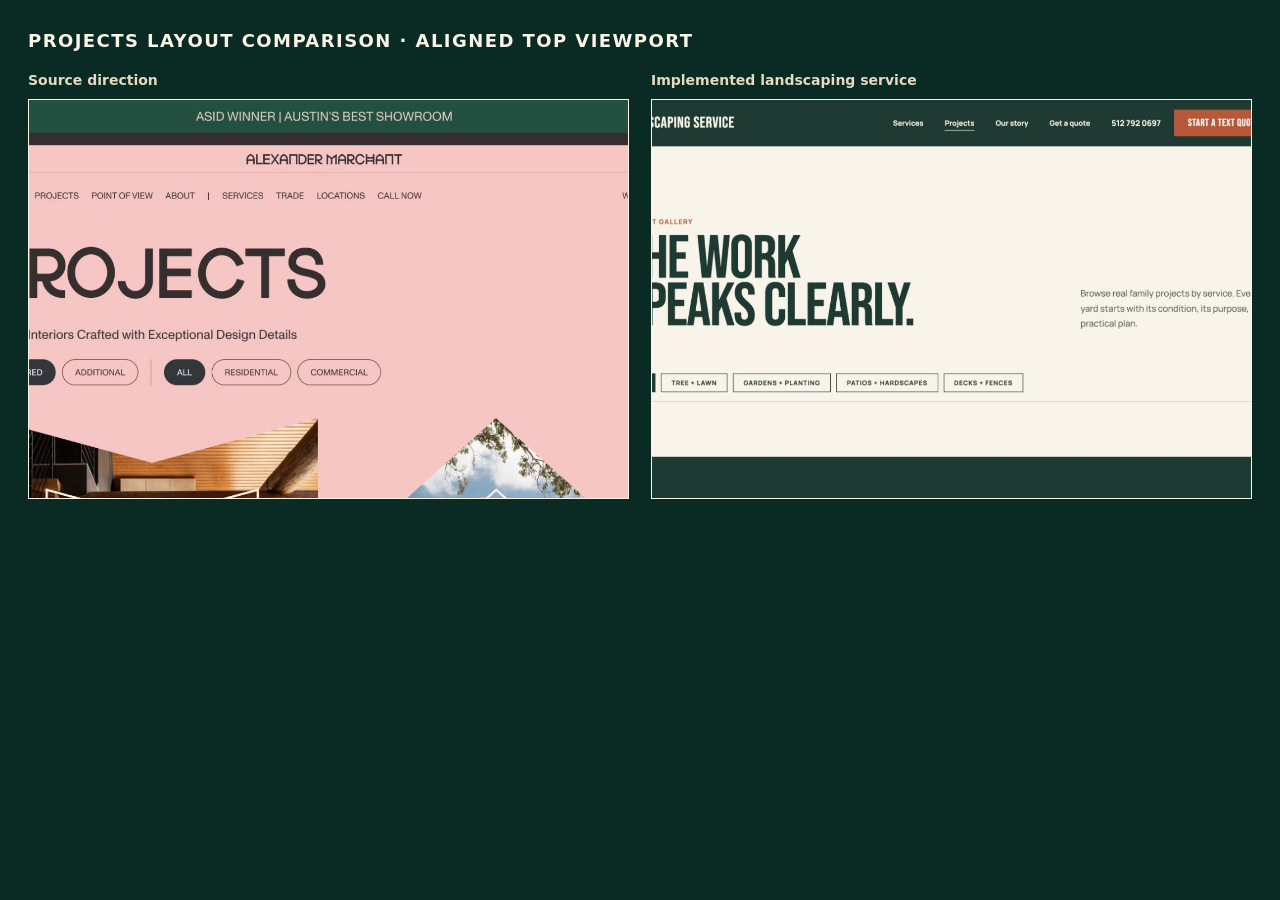
<file: qa-comparison.html>
<!doctype html>
<html lang="en">
  <head>
    <meta charset="utf-8" />
    <meta name="viewport" content="width=device-width, initial-scale=1" />
    <title>Design QA Comparison</title>
    <style>
      * { box-sizing: border-box; }
      body { margin: 0; padding: 28px; color: #faf4e7; background: #092b23; font: 600 14px/1.4 system-ui, sans-serif; }
      h1 { margin: 0 0 18px; font-size: 18px; letter-spacing: .08em; text-transform: uppercase; }
      .grid { display: grid; grid-template-columns: 1fr 1fr; gap: 22px; }
      figure { margin: 0; }
      figcaption { margin-bottom: 8px; color: #e6d9c1; }
      .crop { overflow: hidden; aspect-ratio: 3 / 2; border: 1px solid rgba(250,244,231,.35); background: #faf4e7; }
      .crop img { display: block; width: 100%; height: 100%; object-fit: cover; object-position: top; }
    </style>
  </head>
  <body>
    <h1>Projects layout comparison · aligned top viewport</h1>
    <div class="grid">
      <figure>
        <figcaption>Source direction</figcaption>
        <div class="crop"><img src="reference-alexander-projects-top.png" alt="Alexander Marchant Projects layout reference" /></div>
      </figure>
      <figure>
        <figcaption>Implemented landscaping service</figcaption>
        <div class="crop"><img src="implementation-projects-page.png" alt="Rendered landscaping Projects page" /></div>
      </figure>
    </div>
  </body>
</html>
</file>
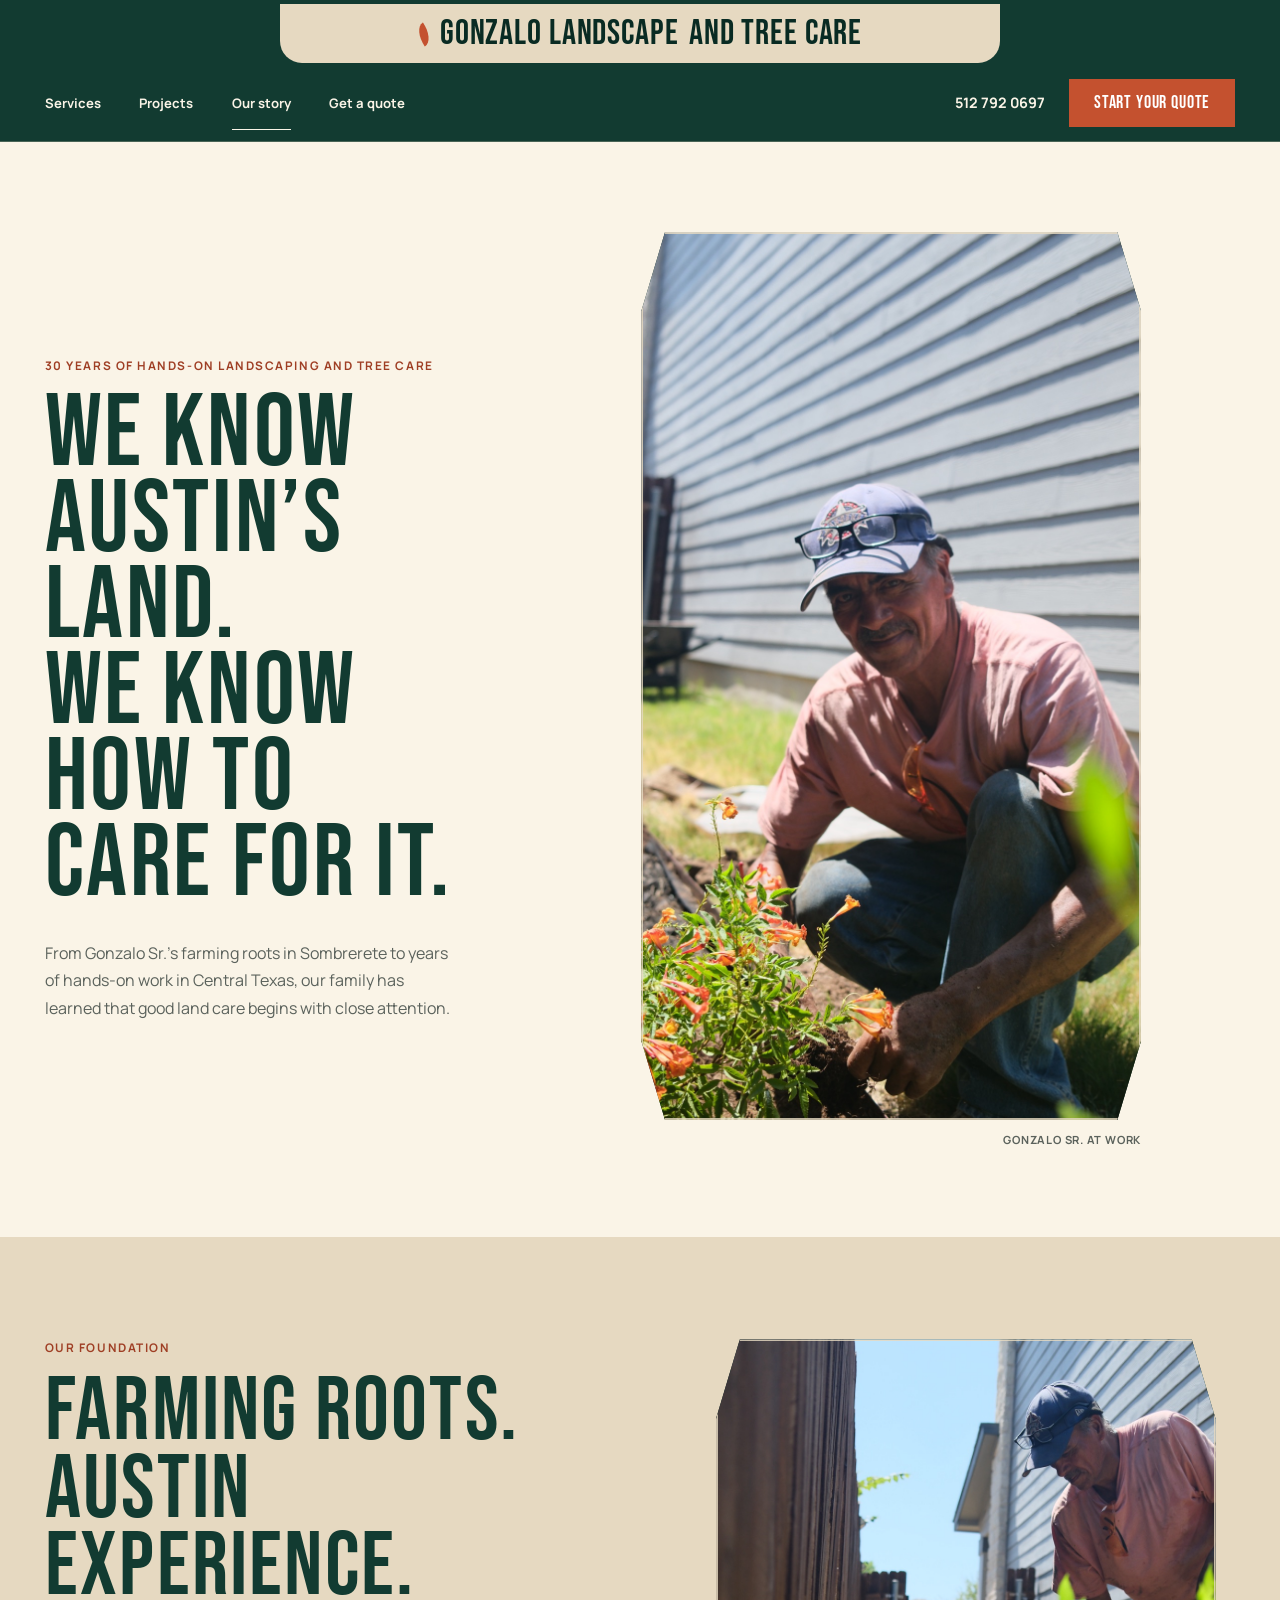
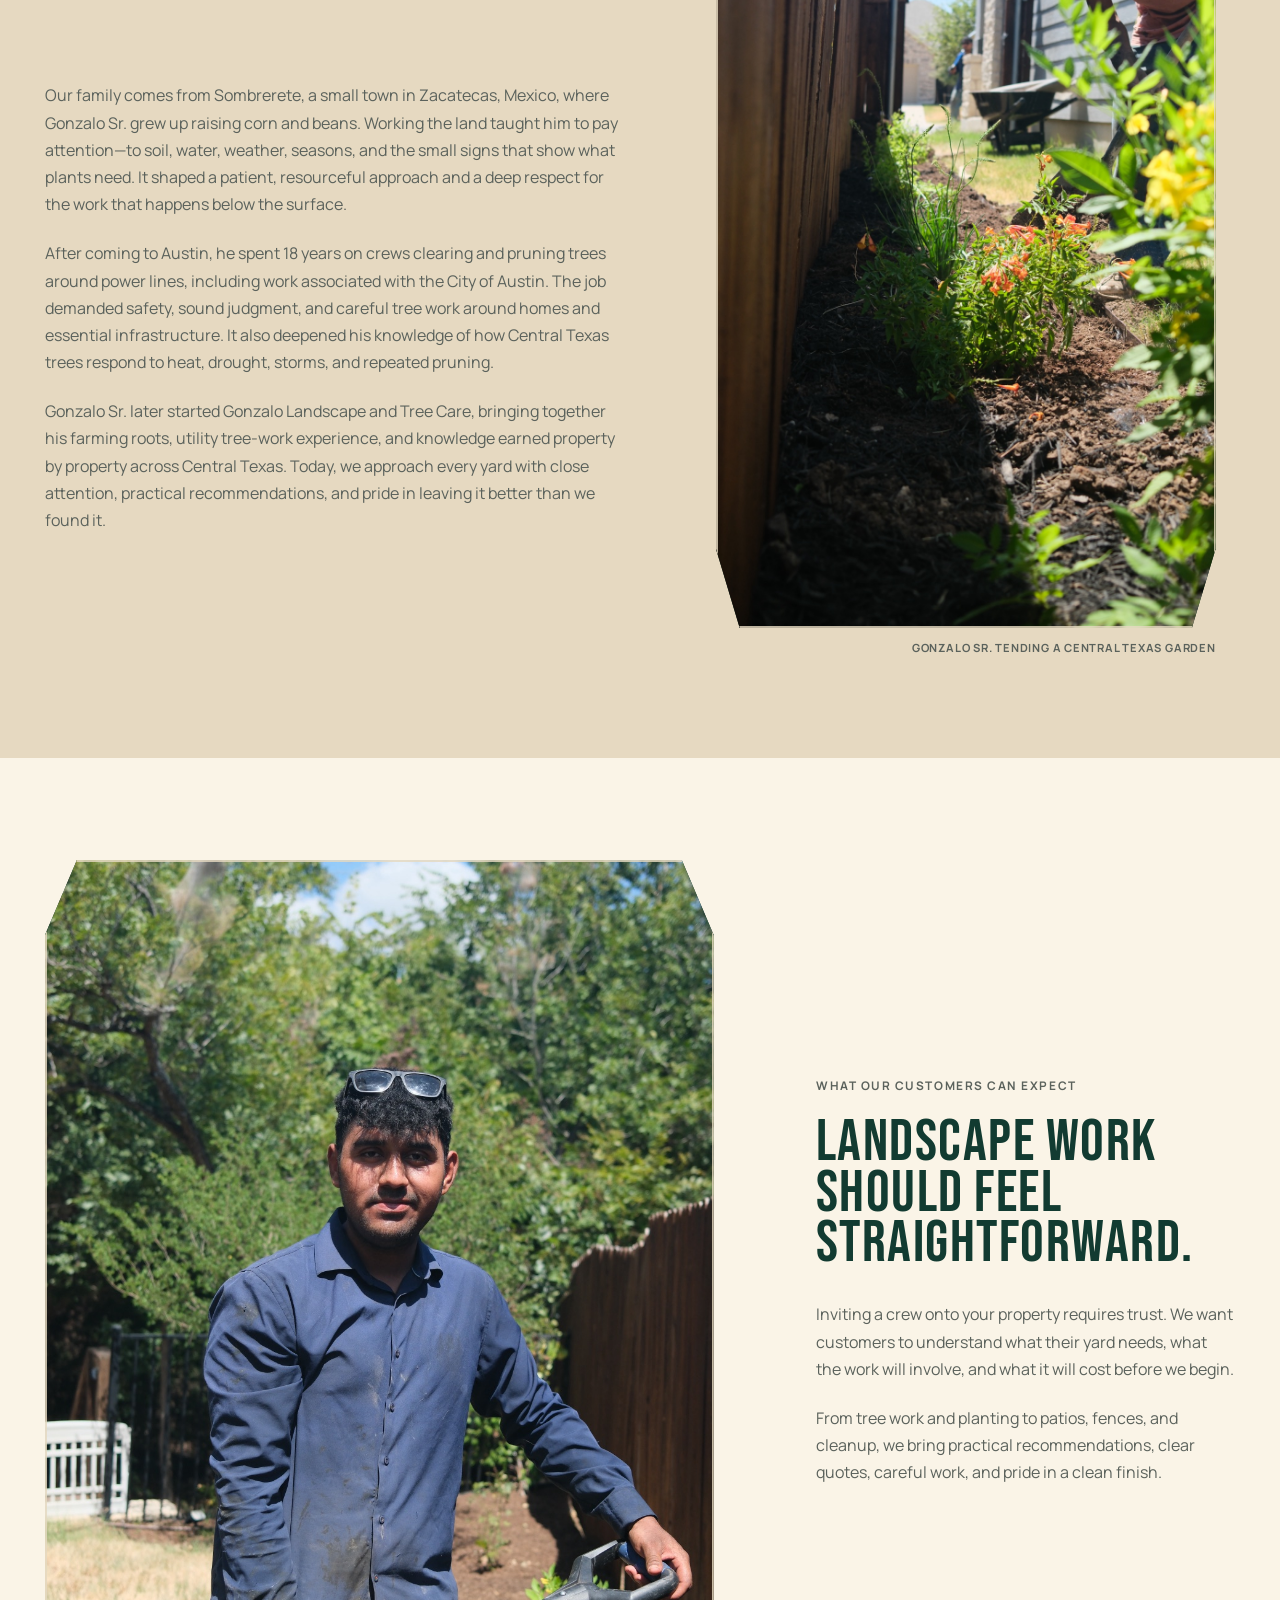
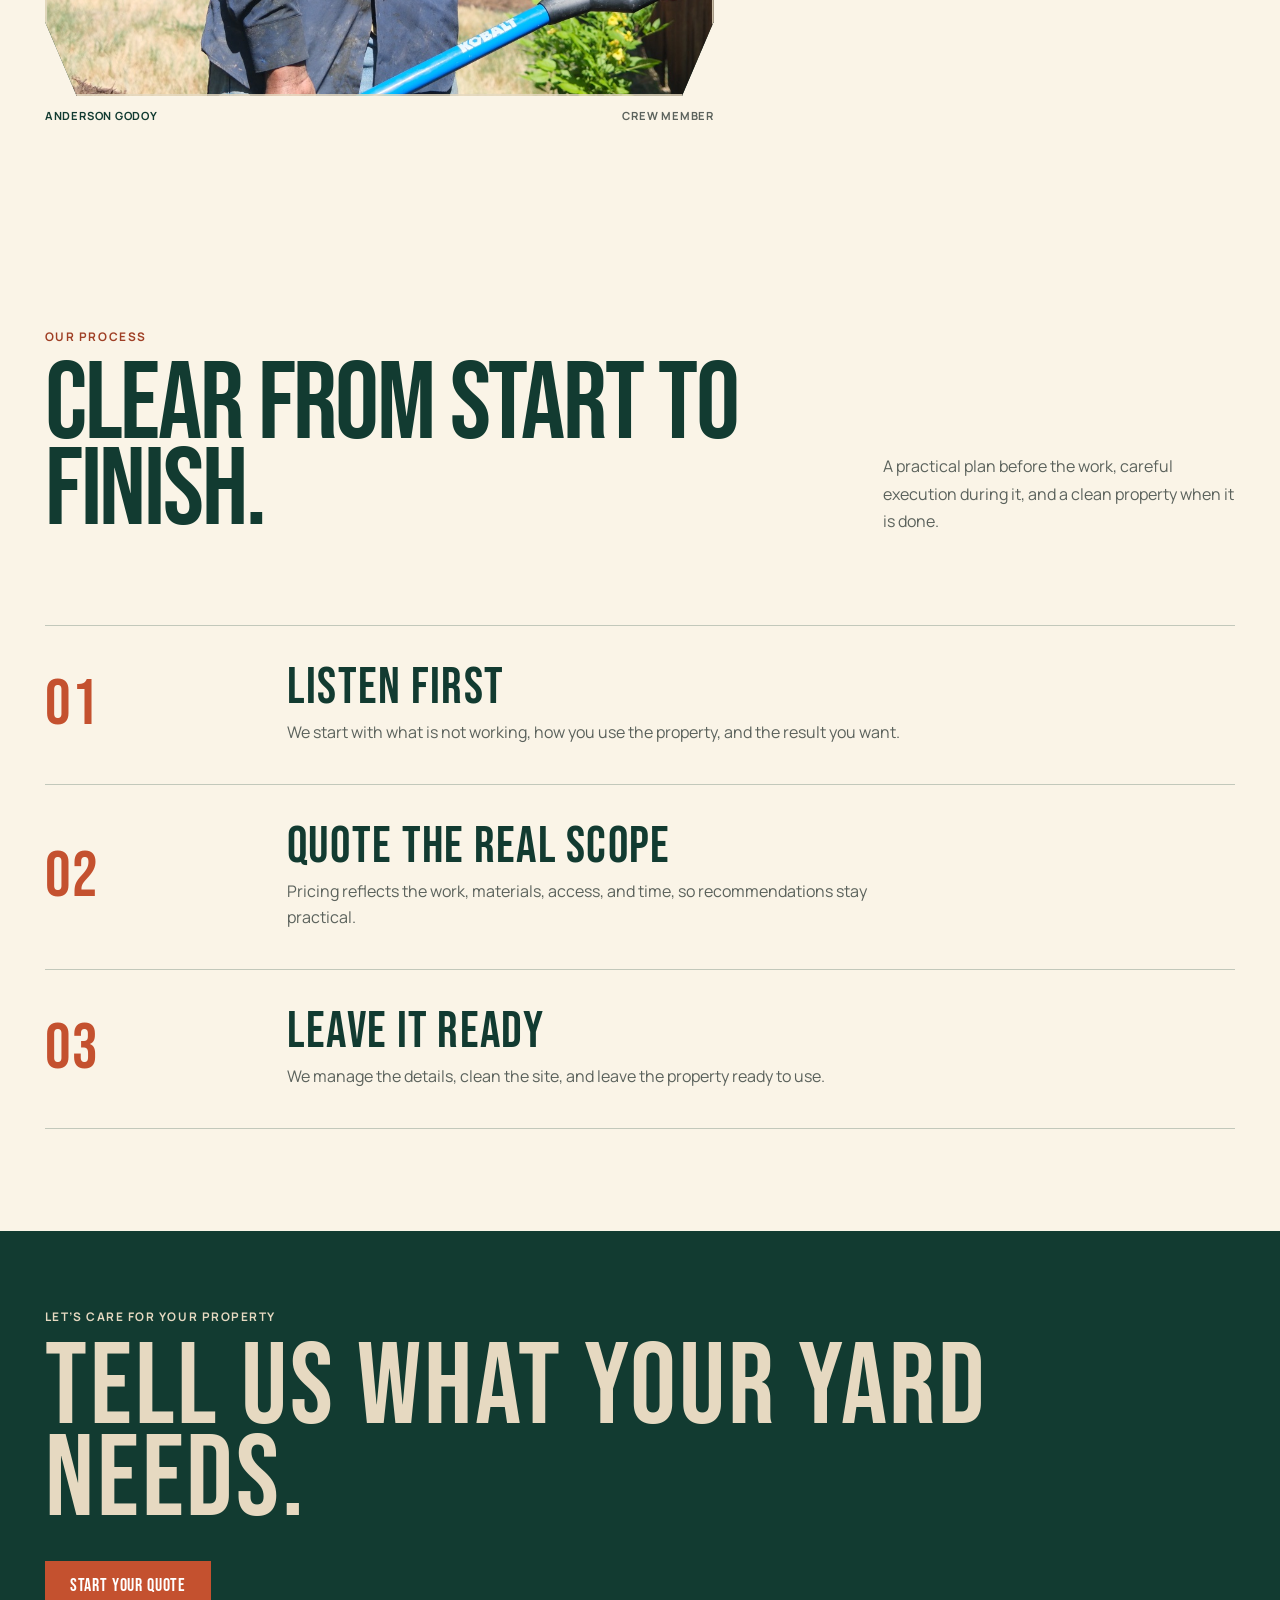
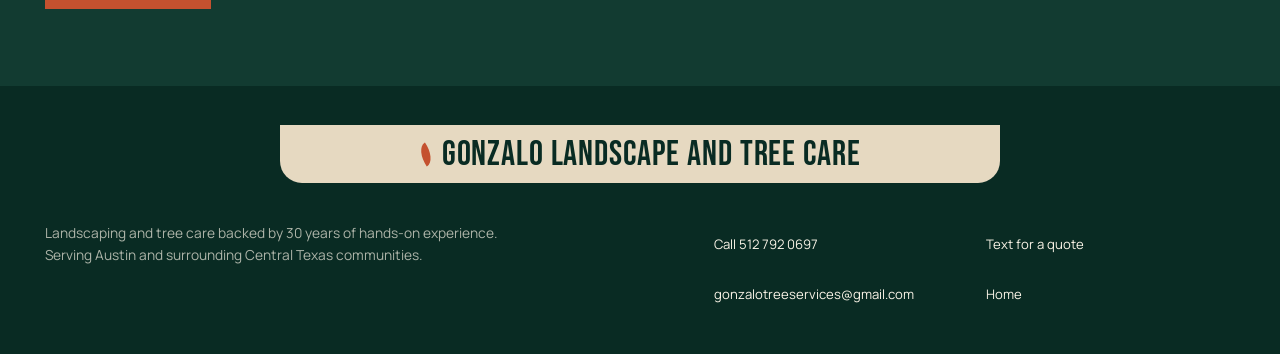
<file: story.html>
<!doctype html>
<html lang="en">
  <head>
    <meta charset="UTF-8" />
    <meta name="viewport" content="width=device-width, initial-scale=1.0" />
    <meta name="description" content="Gonzalo Sr.’s farming roots in Sombrerete and 30 years of hands-on experience shape thoughtful landscape and tree care in Central Texas." />
    <meta name="theme-color" content="#123b31" />
    <title>Our Story | Gonzalo Landscape and Tree Care</title>
    <link rel="icon" href="data:image/svg+xml,%3Csvg xmlns='http://www.w3.org/2000/svg' viewBox='0 0 64 64'%3E%3Crect width='64' height='64' rx='12' fill='%23123b31'/%3E%3Cpath d='M18 42C18 25 30 13 48 14C47 32 35 44 18 42Z' fill='%23e6d9c1'/%3E%3Cpath d='M19 43C28 34 35 27 47 16' stroke='%23c4512f' stroke-width='4'/%3E%3C/svg%3E" />
    <link rel="preconnect" href="https://fonts.googleapis.com" />
    <link rel="preconnect" href="https://fonts.gstatic.com" crossorigin />
    <link href="https://fonts.googleapis.com/css2?family=Bebas+Neue&amp;family=Manrope:wght@400;500;600;700&amp;display=swap" rel="stylesheet" />
    <link rel="stylesheet" href="styles.css?v=20260818-2" />
  </head>
  <body>
    <a class="skip-link" href="#main-content">Skip to content</a>
    <header class="site-header" data-header>
      <a class="brand display-type" href="index.html"><span class="brand-name">Gonzalo Landscape</span><span class="brand-service">and Tree Care</span></a>
      <button class="menu-toggle display-type" type="button" aria-expanded="false" aria-controls="primary-navigation" data-menu-toggle>Menu</button>
      <nav class="site-nav" id="primary-navigation" aria-label="Primary navigation" data-nav>
        <a href="index.html#services">Services</a><a href="projects.html">Projects</a><a class="is-current" href="story.html" aria-current="page">Our story</a><a href="index.html#quote">Get a quote</a>
      </nav>
      <div class="header-actions"><a class="header-phone" href="tel:+15127920697">512 792 0697</a><a class="button button-accent" href="index.html#quote">Start your quote</a></div>
    </header>

    <main id="main-content">
      <section class="story-hero">
        <div class="story-hero-copy reveal"><p class="kicker">30 years of hands-on landscaping and tree care</p><h1 class="display-type">We know Austin’s land.<br />We know how to care for it.</h1><p>From Gonzalo Sr.’s farming roots in Sombrerete to years of hands-on work in Central Texas, our family has learned that good land care begins with close attention.</p></div>
        <figure class="story-hero-media reveal">
          <div class="photo-frame story-senior-photo story-senior-photo-primary"><img src="assets/gonzalo-sr-at-work.jpg?v=20260818-2" alt="Full portrait of Gonzalo Sr. working among flowering plants" decoding="async" /></div>
          <figcaption>Gonzalo Sr. at work</figcaption>
        </figure>
      </section>

      <section class="story-chapter story-chapter-roots section-pad">
        <div class="story-foundation-heading"><p class="kicker">Our foundation</p><h2 class="display-type">Farming roots.<br />Austin experience.</h2></div>
        <figure class="story-foundation-media reveal">
          <div class="photo-frame story-senior-photo"><img src="assets/gonzalo-sr-garden-work.jpg" alt="Gonzalo Sr. tending a garden bed beside a Central Texas home" loading="lazy" decoding="async" /></div>
          <figcaption>Gonzalo Sr. tending a Central Texas garden</figcaption>
        </figure>
        <div class="story-prose reveal">
          <p>Our family comes from Sombrerete, a small town in Zacatecas, Mexico, where Gonzalo Sr. grew up raising corn and beans. Working the land taught him to pay attention—to soil, water, weather, seasons, and the small signs that show what plants need. It shaped a patient, resourceful approach and a deep respect for the work that happens below the surface.</p>
          <p>After coming to Austin, he spent 18 years on crews clearing and pruning trees around power lines, including work associated with the City of Austin. The job demanded safety, sound judgment, and careful tree work around homes and essential infrastructure. It also deepened his knowledge of how Central Texas trees respond to heat, drought, storms, and repeated pruning.</p>
          <p>Gonzalo Sr. later started Gonzalo Landscape and Tree Care, bringing together his farming roots, utility tree-work experience, and knowledge earned property by property across Central Texas. Today, we approach every yard with close attention, practical recommendations, and pride in leaving it better than we found it.</p>
        </div>
      </section>

      <section class="story-proof section-pad">
        <figure class="story-crew-media reveal">
          <div class="photo-frame story-crew-photo"><img src="assets/anderson-godoy-at-work.jpg" alt="Anderson Godoy moving mulch during a Central Texas landscaping project" loading="lazy" decoding="async" /></div>
          <figcaption><strong>Anderson Godoy</strong><span>Crew member</span></figcaption>
        </figure>
        <div class="story-proof-copy reveal"><p class="kicker">What our customers can expect</p><h2 class="display-type">Landscape work should feel straightforward.</h2><p>Inviting a crew onto your property requires trust. We want customers to understand what their yard needs, what the work will involve, and what it will cost before we begin.</p><p>From tree work and planting to patios, fences, and cleanup, we bring practical recommendations, clear quotes, careful work, and pride in a clean finish.</p></div>
      </section>

      <section class="story-values section-pad">
        <div class="section-heading reveal"><p class="kicker">Our process</p><h2 class="display-type">Clear from start to finish.</h2><p>A practical plan before the work, careful execution during it, and a clean property when it is done.</p></div>
        <ol class="process-list"><li class="reveal"><span class="display-type">01</span><div><h3 class="display-type">Listen first</h3><p>We start with what is not working, how you use the property, and the result you want.</p></div></li><li class="reveal"><span class="display-type">02</span><div><h3 class="display-type">Quote the real scope</h3><p>Pricing reflects the work, materials, access, and time, so recommendations stay practical.</p></div></li><li class="reveal"><span class="display-type">03</span><div><h3 class="display-type">Leave it ready</h3><p>We manage the details, clean the site, and leave the property ready to use.</p></div></li></ol>
      </section>

      <section class="page-cta"><p class="kicker">Let’s care for your property</p><h2 class="display-type">Tell us what your yard needs.</h2><a class="button button-accent" href="index.html#quote">Start your quote</a></section>
    </main>

    <footer class="site-footer"><a class="brand display-type" href="index.html">Gonzalo Landscape and Tree Care</a><p>Landscaping and tree care backed by 30 years of hands-on experience. Serving Austin and surrounding Central Texas communities.</p><div class="footer-links"><a href="tel:+15127920697">Call 512 792 0697</a><a href="sms:+15127920697">Text for a quote</a><a href="mailto:gonzalotreeservices@gmail.com">gonzalotreeservices@gmail.com</a><a href="index.html">Home</a></div></footer>
    <script src="script.js?v=20260812-6"></script>
  </body>
</html>
</file>
<file: styles.css>
:root {
  --cedar: #123b31;
  --cedar-deep: #092b23;
  --plaster: #faf4e7;
  --limestone: #e6d9c1;
  --sage: #84917a;
  --adobe: #c4512f;
  --adobe-dark: #9f3f25;
  --ink: #102e26;
  --muted: #5b625c;
  --line: rgba(18, 59, 49, 0.24);
  --clip-x: 4.8%;
  --clip-y: 9%;
  --photo-aspect: 15 / 8;
  --page-gutter: clamp(20px, 3.5vw, 58px);
  --header-height: 142px;
  --section-space: clamp(72px, 8vw, 120px);
  --section-space-compact: clamp(56px, 6vw, 88px);
  --tap-target: 44px;
  font-family: "Manrope", ui-sans-serif, system-ui, sans-serif;
  color: var(--ink);
  background: var(--plaster);
}

* {
  box-sizing: border-box;
}

html {
  scroll-behavior: smooth;
}

::selection {
  color: var(--plaster);
  background: var(--adobe);
}

#services,
#tree-service,
#hardscapes,
#patios,
#decks,
#fences,
#sprinklers,
#gardens,
#yard-cleanup,
#projects,
#story,
#process,
#quote {
  scroll-margin-top: calc(var(--header-height) + 24px);
}

body {
  min-width: 320px;
  margin: 0;
  overflow-x: clip;
  background: var(--plaster);
}

body.menu-open {
  overflow: hidden;
}

img {
  display: block;
  width: 100%;
  max-width: 100%;
}

button,
input,
select,
textarea {
  font: inherit;
}

a {
  color: inherit;
  text-decoration: none;
}

:focus-visible {
  outline: 3px solid var(--adobe);
  outline-offset: 4px;
}

.skip-link {
  position: fixed;
  top: 12px;
  left: 12px;
  z-index: 100;
  padding: 11px 16px;
  color: var(--plaster);
  background: var(--cedar-deep);
  font-size: 0.78rem;
  font-weight: 700;
  transform: translateY(-150%);
  transition: transform 160ms ease;
}

.skip-link:focus {
  transform: translateY(0);
}

.display-type {
  font-family: "Bebas Neue", Impact, sans-serif;
  font-weight: 400;
  letter-spacing: 0.025em;
  text-transform: uppercase;
}

.site-header {
  position: sticky;
  top: 0;
  z-index: 30;
  display: grid;
  grid-template-columns: minmax(0, 1fr) auto;
  grid-template-rows: auto auto;
  align-items: center;
  min-height: var(--header-height);
  padding: 0 var(--page-gutter) 10px;
  color: var(--plaster);
  background: var(--cedar);
  border-bottom: 1px solid rgba(230, 217, 193, 0.26);
  transition: box-shadow 180ms ease;
}

.site-header.is-scrolled {
  box-shadow: 0 12px 30px rgba(9, 43, 35, 0.2);
}

.brand {
  display: inline-flex;
  grid-column: 1 / -1;
  grid-row: 1;
  justify-self: center;
  justify-content: center;
  gap: 0.3em;
  align-items: center;
  width: min(720px, 100%);
  padding: 13px 28px 11px;
  color: var(--cedar-deep);
  background: var(--limestone);
  border-radius: 0 0 22px 22px;
  font-size: clamp(2rem, 2.7vw, 2.75rem);
  line-height: 1;
}

.brand::before {
  flex: 0 0 auto;
  width: 0.34em;
  height: 0.62em;
  content: "";
  background: var(--adobe);
  border-radius: 100% 0;
  transform: rotate(-34deg);
}

.brand-name,
.brand-service {
  white-space: nowrap;
}

.site-nav {
  display: flex;
  grid-column: 1;
  grid-row: 2;
  justify-self: start;
  align-items: center;
  gap: clamp(20px, 3vw, 46px);
  margin: 8px 0 0;
  font-size: 0.82rem;
  font-weight: 700;
}

.site-nav a,
.footer-links a,
.text-link {
  position: relative;
}

.site-nav a,
.header-phone,
.text-link {
  display: inline-flex;
  align-items: center;
  min-height: var(--tap-target);
}

.site-nav a::after,
.footer-links a::after,
.text-link::after {
  position: absolute;
  right: 0;
  bottom: -5px;
  left: 0;
  height: 1px;
  content: "";
  background: currentColor;
  transform: scaleX(0);
  transform-origin: right;
  transition: transform 180ms ease;
}

.site-nav a:hover::after,
.site-nav a:focus-visible::after,
.site-nav a.is-current::after,
.footer-links a:hover::after,
.footer-links a:focus-visible::after,
.text-link:hover::after,
.text-link:focus-visible::after {
  transform: scaleX(1);
  transform-origin: left;
}

.header-actions {
  display: flex;
  grid-column: 2;
  grid-row: 2;
  justify-self: end;
  align-items: center;
  gap: 24px;
  margin-top: 8px;
}

.header-phone {
  white-space: nowrap;
  font-size: 0.9rem;
  font-weight: 700;
}

.menu-toggle {
  display: none;
  min-width: 56px;
  min-height: var(--tap-target);
  color: var(--plaster);
  border: 0;
  background: transparent;
  font-size: 1.3rem;
  cursor: pointer;
}

.button {
  display: inline-flex;
  align-items: center;
  justify-content: center;
  min-height: 48px;
  padding: 0 24px;
  border: 1px solid transparent;
  border-radius: 0;
  font-family: "Bebas Neue", Impact, sans-serif;
  font-size: 1.15rem;
  letter-spacing: 0.045em;
  text-transform: uppercase;
  cursor: pointer;
  transition: transform 180ms ease, background-color 180ms ease, color 180ms ease;
}

.button:hover,
.button:focus-visible {
  transform: translateY(-2px);
}

.button-primary {
  color: var(--plaster);
  background: var(--cedar);
}

.button-primary:hover,
.button-primary:focus-visible {
  background: var(--cedar-deep);
}

.button-accent {
  color: #fff;
  background: var(--adobe);
}

.button-accent:hover,
.button-accent:focus-visible {
  background: var(--adobe-dark);
}

.button-outline {
  color: var(--cedar);
  border-color: var(--cedar);
  background: transparent;
}

.button-outline:hover,
.button-outline:focus-visible {
  color: var(--plaster);
  background: var(--cedar);
}

.hero {
  display: grid;
  grid-template-columns: minmax(0, 1.1fr) minmax(320px, 0.9fr);
  align-items: end;
  min-height: 0;
  padding: clamp(40px, 5vw, 72px) 0 0;
  color: var(--ink);
  background: var(--plaster);
}

.hero-copy {
  display: contents;
}

.hero-copy > .kicker,
.hero-copy > h1 {
  grid-column: 1;
  margin-right: clamp(36px, 6vw, 96px);
  margin-left: var(--page-gutter);
}

.hero-copy > .kicker {
  align-self: end;
}

.kicker {
  margin: 0 0 18px;
  color: var(--adobe-dark);
  font-size: 0.74rem;
  font-weight: 700;
  letter-spacing: 0.13em;
  text-transform: uppercase;
}

.hero h1 {
  max-width: 760px;
  margin-top: 0;
  margin-bottom: 0;
  color: var(--cedar);
  font-size: clamp(4.5rem, 7.2vw, 8rem);
  line-height: 0.78;
  letter-spacing: -0.025em;
}

.hero-intro {
  grid-column: 2;
  grid-row: 1 / span 2;
  max-width: 600px;
  margin: 0 var(--page-gutter) 0 0;
  padding: 10px 0 4px clamp(24px, 3vw, 48px);
  border-left: 3px solid var(--adobe);
}

.hero-intro > p {
  max-width: 480px;
  margin: 0;
  color: var(--muted);
  font-size: clamp(1rem, 1.4vw, 1.16rem);
  line-height: 1.48;
}

.hero-intro > .hero-proof {
  max-width: 500px;
  margin-top: 14px;
  color: var(--cedar);
  font-size: 0.82rem;
  font-weight: 700;
  line-height: 1.5;
}

.hero-contact {
  display: flex;
  flex-wrap: wrap;
  gap: 12px;
  align-items: center;
  margin-top: 28px;
}

.text-link {
  padding: 10px 0;
  font-size: 0.9rem;
  font-weight: 700;
}

.hero-comparison {
  grid-column: 1 / -1;
  min-width: 0;
  margin-top: clamp(36px, 4vw, 58px);
}

.hero-comparison > p {
  margin: 0;
  padding: 12px var(--page-gutter) 14px;
  color: var(--muted);
  font-size: 0.78rem;
  text-align: right;
}

.hero-comparison .photo-frame {
  height: clamp(460px, 56vw, 760px);
  border: 0;
  aspect-ratio: auto;
  clip-path: none;
}

.service-index {
  display: grid;
  grid-template-columns: repeat(4, minmax(0, 1fr));
  border-top: 1px solid var(--line);
  border-bottom: 1px solid var(--line);
  background: var(--plaster);
}

.service-row {
  display: flex;
  align-items: center;
  min-width: 0;
  min-height: clamp(96px, 8vw, 124px);
  padding: clamp(22px, 2.3vw, 34px);
  border-right: 1px solid var(--line);
  cursor: pointer;
  transition: color 180ms ease, background-color 180ms ease;
}

.service-row:last-child {
  border-right: 0;
}

.service-row:nth-child(4n) {
  border-right: 0;
}

.service-row:nth-child(-n + 4) {
  border-bottom: 1px solid var(--line);
}

.service-row:hover {
  color: var(--plaster);
  background: var(--cedar);
}

.service-row h2 {
  margin: 0;
  color: var(--cedar);
  font-size: clamp(1.8rem, 2.8vw, 3.15rem);
  line-height: 0.9;
  transition: color 180ms ease, transform 180ms ease;
}

.service-row:hover h2,
.service-row:focus-visible h2 {
  color: var(--plaster);
  transform: translateX(5px);
}

.service-row:focus-visible {
  z-index: 1;
  outline: 3px solid var(--adobe);
  outline-offset: -3px;
}

.service-project-link {
  display: inline-flex;
  align-items: center;
  min-height: var(--tap-target);
  margin-top: 10px;
  color: var(--adobe);
  font-size: 0.7rem;
  font-weight: 700;
  letter-spacing: 0.08em;
  text-transform: uppercase;
}

.service-project-link {
  width: fit-content;
  transition: color 160ms ease, transform 160ms ease;
}

.service-project-link:hover,
.service-project-link:focus-visible {
  color: var(--adobe-dark);
  transform: translateX(4px);
}

.service-guide {
  padding: 0 var(--page-gutter);
  background: var(--plaster);
}

.service-jump-nav {
  position: sticky;
  top: var(--header-height);
  z-index: 12;
  display: grid;
  grid-template-columns: repeat(4, minmax(0, 1fr));
  margin: clamp(42px, 6vw, 76px) 0 0;
  color: var(--plaster);
  background: var(--cedar);
  box-shadow: 0 14px 30px rgba(9, 43, 35, 0.12);
}

.service-jump-nav a {
  padding: 17px 20px;
  border-right: 1px solid rgba(230, 217, 193, 0.24);
  font-size: 0.72rem;
  font-weight: 700;
  letter-spacing: 0.07em;
  text-align: center;
  text-transform: uppercase;
  transition: color 160ms ease, background-color 160ms ease;
}

.service-jump-nav a:last-child {
  border-right: 0;
}

.service-jump-nav a:hover,
.service-jump-nav a:focus-visible {
  color: var(--cedar-deep);
  background: var(--limestone);
}

.service-detail {
  display: grid;
  grid-template-columns: minmax(280px, 0.72fr) minmax(0, 1.28fr);
  gap: clamp(42px, 8vw, 120px);
  align-items: center;
  padding: var(--section-space) 0;
  border-bottom: 1px solid var(--line);
}

.service-detail-reverse .service-detail-copy {
  order: 2;
}

.service-detail-reverse .service-detail-media {
  order: 1;
}

.service-detail-copy {
  position: relative;
}

.service-detail-number {
  position: absolute;
  top: -34px;
  right: 0;
  margin: 0;
  color: rgba(18, 59, 49, 0.08);
  font-size: clamp(6rem, 11vw, 11rem);
  line-height: 0.78;
  pointer-events: none;
}

.service-detail-copy h3 {
  position: relative;
  max-width: 640px;
  margin: 0;
  color: var(--cedar);
  font-size: clamp(3.6rem, 6.5vw, 7rem);
  line-height: 0.8;
  letter-spacing: -0.015em;
}

.service-detail-copy > p:not(.kicker, .service-detail-number) {
  max-width: 540px;
  margin: 26px 0 0;
  color: var(--muted);
  line-height: 1.7;
}

.service-detail-copy .included-note {
  width: fit-content;
  margin-top: -16px;
  padding: 9px 12px;
  color: var(--plaster);
  background: var(--adobe);
  font-size: 0.72rem;
  font-weight: 700;
  letter-spacing: 0.07em;
  line-height: 1.2;
  text-transform: uppercase;
}

.service-scope {
  display: grid;
  grid-template-columns: repeat(2, minmax(0, 1fr));
  gap: 0 24px;
  margin: 34px 0;
  padding: 0;
  border-top: 1px solid var(--line);
  list-style: none;
}

.service-scope li {
  padding: 13px 0;
  border-bottom: 1px solid var(--line);
  font-size: 0.75rem;
  font-weight: 700;
  letter-spacing: 0.045em;
  text-transform: uppercase;
}

.service-detail-media {
  margin: 0;
}

.service-detail-media .photo-frame {
  aspect-ratio: 4 / 3;
}

.service-detail-media-portrait {
  justify-self: center;
  width: min(100%, 640px);
}

.service-detail-media-portrait .photo-frame {
  aspect-ratio: 4 / 5;
}

.service-detail-media figcaption {
  margin-top: 14px;
  color: var(--muted);
  font-size: 0.7rem;
  font-weight: 700;
  letter-spacing: 0.07em;
  text-transform: uppercase;
}

.service-capability-panel {
  display: flex;
  flex-direction: column;
  justify-content: space-between;
  min-height: clamp(420px, 46vw, 650px);
  padding: clamp(36px, 5vw, 72px);
  color: var(--plaster);
  background: var(--cedar);
  clip-path: polygon(5% 0, 95% 0, 100% 8%, 100% 92%, 95% 100%, 5% 100%, 0 92%, 0 8%);
}

.service-capability-panel .kicker {
  color: var(--limestone);
}

.capability-statement {
  margin: auto 0;
  color: var(--limestone);
  font-size: clamp(4.4rem, 8vw, 8rem);
  line-height: 0.76;
}

.service-capability-panel > span {
  max-width: 360px;
  color: rgba(250, 244, 231, 0.72);
  line-height: 1.6;
}

.service-before-after {
  width: 100%;
}

.service-before-after-grid {
  display: grid;
  grid-template-columns: repeat(2, minmax(0, 1fr));
  gap: 10px;
}

.service-before-after-grid figure {
  position: relative;
  min-width: 0;
  height: clamp(420px, 46vw, 650px);
  margin: 0;
  overflow: hidden;
  background: var(--cedar);
}

.service-before-after-grid img {
  width: 100%;
  height: 100%;
  object-fit: cover;
}

.service-before-after-grid figcaption {
  position: absolute;
  right: 12px;
  bottom: 12px;
  margin: 0;
  padding: 7px 10px;
  color: var(--cedar);
  background: var(--limestone);
  font-size: 1.1rem;
  line-height: 1;
}

.feature-landscape {
  padding: 0;
  background: var(--plaster);
}

.photo-frame {
  position: relative;
  overflow: hidden;
  aspect-ratio: var(--photo-aspect);
  clip-path: polygon(
    var(--clip-x) 0,
    calc(100% - var(--clip-x)) 0,
    100% var(--clip-y),
    100% calc(100% - var(--clip-y)),
    calc(100% - var(--clip-x)) 100%,
    var(--clip-x) 100%,
    0 calc(100% - var(--clip-y)),
    0 var(--clip-y)
  );
  background: var(--cedar);
}

.photo-frame > img {
  width: 100%;
  height: 100%;
  object-fit: cover;
}

.photo-frame::after {
  position: absolute;
  inset: 0;
  z-index: 3;
  content: "";
  pointer-events: none;
  border: 2px solid rgba(230, 217, 193, 0.82);
  clip-path: inherit;
}

.photo-frame-wide {
  width: 100%;
}

.photo-frame-wide img {
  height: 100%;
  object-fit: cover;
  transition: transform 900ms cubic-bezier(0.2, 0.7, 0.2, 1);
}

.photo-frame-wide:hover img {
  transform: scale(1.025);
}

.story {
  display: grid;
  grid-template-columns: minmax(0, 1.15fr) minmax(280px, 0.65fr);
  gap: clamp(48px, 9vw, 140px);
  align-items: end;
  background: var(--limestone);
}

.story-heading h2 {
  max-width: 920px;
  margin: 0;
  color: var(--cedar);
  font-size: clamp(4.5rem, 8.8vw, 9.4rem);
  line-height: 0.79;
  letter-spacing: -0.02em;
}

.story-copy {
  border-top: 2px solid var(--adobe);
  padding-top: 26px;
}

.story-copy > p {
  margin: 0 0 18px;
  color: var(--muted);
  line-height: 1.7;
}

.story-copy .story-signature {
  margin: 34px 0 0;
  color: var(--adobe);
  font-size: clamp(1.6rem, 2.4vw, 2.5rem);
  line-height: 1;
}

.section-pad {
  padding: var(--section-space) var(--page-gutter);
}

.projects {
  background: var(--plaster);
}

.projects-invite {
  display: grid;
  grid-template-columns: minmax(300px, 0.68fr) minmax(0, 1.2fr);
  gap: clamp(48px, 8vw, 120px);
  align-items: center;
  color: var(--plaster);
  background: var(--cedar);
}

.projects-invite-copy h2 {
  margin: 0;
  color: var(--limestone);
  font-size: clamp(4rem, 7vw, 7.4rem);
  line-height: 0.8;
}

.projects-invite-copy .kicker,
.page-cta .kicker {
  color: var(--limestone);
}

.projects-invite-copy > p:not(.kicker) {
  margin: 28px 0 32px;
  color: rgba(250, 244, 231, 0.72);
  line-height: 1.7;
}

.projects-invite-images {
  display: grid;
  grid-template-columns: repeat(2, minmax(0, 1fr));
  gap: 8px;
}

.projects-invite-images figure {
  position: relative;
  aspect-ratio: 15 / 8;
  margin: 0;
  overflow: hidden;
  clip-path: polygon(4.8% 0, 95.2% 0, 100% 9%, 100% 91%, 95.2% 100%, 4.8% 100%, 0 91%, 0 9%);
}

.projects-invite-images img {
  width: 100%;
  height: 100%;
  object-fit: cover;
}

.projects-invite-images figcaption {
  position: absolute;
  right: 12px;
  bottom: 12px;
  padding: 6px 9px;
  color: var(--cedar-deep);
  background: var(--limestone);
}

.section-heading {
  display: grid;
  grid-template-columns: minmax(0, 1.15fr) minmax(260px, 0.55fr);
  gap: 24px clamp(40px, 8vw, 120px);
  align-items: end;
}

.section-heading .kicker {
  grid-column: 1 / -1;
  margin-bottom: -6px;
}

.section-heading h2,
.page-projects .section-heading h1,
.results-copy h2,
.quote-copy h2 {
  margin: 0;
  color: var(--cedar);
  font-size: clamp(4.4rem, 8.6vw, 9rem);
  line-height: 0.78;
  letter-spacing: -0.02em;
}

.page-projects {
  min-height: calc(100svh - var(--header-height));
}

.page-projects .section-heading h1 {
  margin: 0;
}

.page-cta {
  display: grid;
  justify-items: start;
  padding: var(--section-space-compact) var(--page-gutter);
  color: var(--plaster);
  background: var(--cedar);
}

.page-cta h2 {
  max-width: 950px;
  margin: 0 0 34px;
  color: var(--limestone);
  font-size: clamp(4.5rem, 9vw, 9rem);
  line-height: 0.8;
}

.story-hero {
  display: grid;
  grid-template-columns: minmax(320px, 0.75fr) minmax(0, 1.25fr);
  gap: clamp(40px, 7vw, 110px);
  align-items: center;
  min-height: calc(100svh - var(--header-height));
  padding: clamp(54px, 7vw, 100px) var(--page-gutter);
  background: var(--plaster);
}

.story-hero-copy h1 {
  margin: 0;
  color: var(--cedar);
  font-size: clamp(4.8rem, 8vw, 8.5rem);
  line-height: 0.84;
  text-wrap: balance;
}

.story-hero-copy > p:last-child,
.story-prose p,
.story-proof-copy p {
  color: var(--muted);
  line-height: 1.7;
}

.story-hero-copy > p:last-child {
  max-width: 560px;
  margin: 32px 0 0;
}

.story-hero-media {
  width: min(100%, 500px);
  margin: 0;
  justify-self: center;
}

.story-senior-photo {
  aspect-ratio: 9 / 16;
  background: var(--cedar-deep);
}

.story-senior-photo img {
  width: 100%;
  height: 100%;
  object-fit: contain;
}

.story-senior-photo-primary img {
  object-fit: cover;
  transform: scale(1.08);
  transform-origin: 50% 47%;
}

.story-photo-placeholder {
  display: flex;
  flex-direction: column;
  justify-content: flex-end;
  min-height: clamp(320px, 32vw, 520px);
  padding: clamp(34px, 5vw, 72px);
  color: var(--plaster);
  background: var(--cedar);
}

.story-photo-placeholder::before {
  position: absolute;
  top: clamp(28px, 4vw, 56px);
  left: clamp(28px, 4vw, 56px);
  width: clamp(64px, 8vw, 108px);
  aspect-ratio: 1;
  content: "";
  border: 2px solid var(--limestone);
  border-radius: 50%;
  opacity: 0.7;
}

.story-photo-placeholder .kicker {
  position: relative;
  z-index: 1;
  color: var(--limestone);
}

.story-photo-placeholder p:nth-of-type(2) {
  position: relative;
  z-index: 1;
  margin: 0;
  font-size: clamp(3.5rem, 7vw, 7rem);
  line-height: 0.84;
}

.story-photo-placeholder > span {
  position: relative;
  z-index: 1;
  margin-top: 22px;
  color: var(--limestone);
  font-size: 0.78rem;
  font-weight: 700;
  letter-spacing: 0.1em;
  text-transform: uppercase;
}

.story-hero-media figcaption {
  margin-top: 12px;
  color: var(--muted);
  font-size: 0.7rem;
  font-weight: 700;
  letter-spacing: 0.07em;
  text-align: right;
  text-transform: uppercase;
}

.story-chapter {
  display: grid;
  grid-template-columns: minmax(300px, 0.8fr) minmax(300px, 0.75fr);
  grid-template-rows: auto 1fr;
  gap: clamp(30px, 6vw, 90px);
  align-items: start;
  background: var(--limestone);
}

.story-foundation-heading {
  grid-column: 1;
  grid-row: 1;
}

.story-foundation-media {
  grid-column: 2;
  grid-row: 1 / span 2;
  width: min(100%, 500px);
  margin: 0;
  justify-self: center;
}

.story-foundation-media figcaption {
  margin-top: 12px;
  color: var(--muted);
  font-size: 0.7rem;
  font-weight: 700;
  letter-spacing: 0.07em;
  text-align: right;
  text-transform: uppercase;
}

.story-prose {
  grid-column: 1;
  grid-row: 2;
}

.story-chapter h2,
.story-proof-copy h2 {
  margin: 0;
  color: var(--cedar);
  font-size: clamp(4rem, 7vw, 7rem);
  line-height: 0.86;
  text-wrap: balance;
}

.story-prose p,
.story-proof-copy p {
  margin: 0 0 22px;
}

.story-proof {
  display: grid;
  grid-template-columns: minmax(0, 1.15fr) minmax(300px, 0.72fr);
  gap: clamp(44px, 8vw, 120px);
  align-items: center;
  background: var(--plaster);
}

.story-crew-media {
  margin: 0;
}

.story-crew-photo {
  aspect-ratio: 4 / 5;
}

.story-crew-photo img {
  object-position: 50% 44%;
}

.story-crew-media figcaption {
  display: flex;
  justify-content: space-between;
  gap: 18px;
  margin-top: 12px;
  color: var(--muted);
  font-size: 0.7rem;
  font-weight: 700;
  letter-spacing: 0.07em;
  text-transform: uppercase;
}

.story-crew-media figcaption strong {
  color: var(--cedar);
}

.story-proof-copy h2 {
  margin-bottom: 32px;
  font-size: clamp(3rem, 14cqw, 6.5rem);
  overflow-wrap: normal;
  word-break: normal;
}

.story-proof-copy {
  container-type: inline-size;
}

.story-values {
  background: var(--plaster);
}

.story-values .section-heading {
  margin-bottom: clamp(48px, 7vw, 90px);
}

.section-heading > p:last-child,
.results-copy > p,
.quote-copy > p {
  max-width: 470px;
  margin: 0;
  color: var(--muted);
  font-size: 1rem;
  line-height: 1.7;
}

.project-filters {
  display: flex;
  flex-wrap: wrap;
  gap: 10px;
  margin: clamp(42px, 6vw, 80px) 0 28px;
  padding-bottom: 16px;
  border-bottom: 1px solid var(--line);
}

.project-filters[aria-label] {
  row-gap: 10px;
}

.featured-projects {
  margin: var(--section-space-compact) 0 var(--section-space);
  padding: var(--section-space-compact);
  color: var(--plaster);
  background: var(--cedar);
}

.featured-projects-heading {
  display: grid;
  grid-template-columns: minmax(0, 1fr) minmax(260px, 0.48fr);
  gap: 20px clamp(36px, 7vw, 100px);
  align-items: end;
  margin-bottom: clamp(44px, 6vw, 76px);
}

.featured-projects-heading .kicker {
  grid-column: 1 / -1;
}

.featured-projects-heading h2,
.project-grid-heading h2 {
  margin: 0;
  font-size: clamp(4rem, 7.5vw, 7.6rem);
  line-height: 0.8;
}

.featured-projects-heading h2 {
  color: var(--limestone);
}

.featured-projects-heading > p:last-child {
  margin: 0;
  color: rgba(250, 244, 231, 0.7);
  line-height: 1.7;
}

.featured-project-wide {
  display: grid;
  grid-template-columns: minmax(0, 1.25fr) minmax(260px, 0.45fr);
  gap: clamp(28px, 5vw, 72px);
  align-items: end;
}

.featured-project-copy h3 {
  margin: 8px 0 18px;
  color: var(--limestone);
  font-size: clamp(2.6rem, 4.5vw, 4.8rem);
  line-height: 0.86;
}

.featured-project-copy > p:last-child {
  margin: 0;
  color: rgba(250, 244, 231, 0.72);
  line-height: 1.65;
}

.featured-project-pair {
  display: grid;
  grid-template-columns: repeat(2, minmax(0, 1fr));
  gap: clamp(30px, 5vw, 72px);
  margin-top: var(--section-space-compact);
  padding-top: var(--section-space-compact);
  border-top: 1px solid rgba(230, 217, 193, 0.25);
}

.featured-project-pair .before-after-images figure {
  aspect-ratio: 15 / 8;
  clip-path: polygon(4.8% 0, 95.2% 0, 100% 9%, 100% 91%, 95.2% 100%, 4.8% 100%, 0 91%, 0 9%);
}

.featured-project-pair .featured-project-copy {
  margin-top: 22px;
}

.project-grid-heading {
  display: flex;
  justify-content: space-between;
  gap: 30px;
  align-items: end;
  margin-bottom: 34px;
  padding-bottom: 24px;
  border-bottom: 1px solid var(--line);
}

.project-grid-heading .kicker {
  margin-bottom: 8px;
}

.project-grid-heading h2 {
  color: var(--cedar);
}

.project-grid-heading > p:last-child {
  max-width: 430px;
  margin: 0;
  color: var(--muted);
  line-height: 1.65;
}

.project-process {
  margin-top: var(--section-space);
}

.project-process-grid {
  display: grid;
  grid-template-columns: repeat(3, minmax(0, 1fr));
  gap: clamp(28px, 4vw, 54px);
}

.project-process-grid figure {
  margin: 0;
}

.project-process-grid .photo-straighten-left {
  transform: rotate(-14deg) scale(1.32);
}

.project-process-grid figcaption {
  display: grid;
  gap: 8px;
  padding-top: 18px;
  color: var(--muted);
  line-height: 1.55;
}

.project-process-grid figcaption span {
  color: var(--cedar);
  font-size: 1.8rem;
  line-height: 1;
}

.filter-button {
  min-height: var(--tap-target);
  padding: 8px 18px;
  color: var(--cedar);
  border: 1px solid var(--cedar);
  background: transparent;
  font-size: 0.72rem;
  font-weight: 700;
  letter-spacing: 0.08em;
  text-transform: uppercase;
  cursor: pointer;
  transition: color 160ms ease, background-color 160ms ease;
}

.filter-button:hover,
.filter-button:focus-visible,
.filter-button.is-active {
  color: var(--plaster);
  background: var(--cedar);
}

[data-category].is-filtered-out {
  display: none;
}

.project-grid {
  display: grid;
  grid-template-columns: repeat(3, minmax(0, 1fr));
  gap: clamp(22px, 3.5vw, 54px);
}

.project-card {
  min-width: 0;
  transition: opacity 250ms ease, transform 250ms ease;
}

.project-placeholder {
  display: flex;
  flex-direction: column;
  justify-content: space-between;
  min-height: 0;
  padding: clamp(28px, 4vw, 48px);
  color: var(--plaster);
  background: var(--cedar);
  aspect-ratio: 4 / 3;
  clip-path: polygon(5% 0, 95% 0, 100% 8%, 100% 92%, 95% 100%, 5% 100%, 0 92%, 0 8%);
}

.project-placeholder .kicker {
  color: var(--limestone);
}

.project-placeholder .display-type {
  margin: auto 0;
  color: var(--limestone);
  font-size: clamp(2.8rem, 4.2vw, 5rem);
  line-height: 0.78;
}

.project-placeholder > span {
  color: rgba(250, 244, 231, 0.72);
  font-size: 0.8rem;
  line-height: 1.55;
}

.project-card.is-filtered-out {
  display: none;
}

.project-story-card {
  align-self: start;
}

.project-story-pair {
  aspect-ratio: 4 / 3;
}

.project-story-pair figure {
  height: 100%;
  aspect-ratio: auto;
}

.project-photo-set {
  margin-top: 22px;
  border-top: 1px solid var(--line);
  border-bottom: 1px solid var(--line);
}

.project-photo-set summary {
  display: flex;
  align-items: center;
  min-height: var(--tap-target);
  padding: 12px 0;
  color: var(--adobe);
  font-size: 0.72rem;
  font-weight: 700;
  letter-spacing: 0.08em;
  text-transform: uppercase;
  cursor: pointer;
}

.project-photo-set summary::marker {
  color: var(--cedar);
}

.project-photo-set-grid {
  display: grid;
  grid-template-columns: repeat(2, minmax(0, 1fr));
  gap: 12px;
  padding: 0 0 18px;
}

.project-photo-set-grid figure {
  min-width: 0;
  margin: 0;
}

.project-photo-set-grid img {
  width: 100%;
  aspect-ratio: 4 / 3;
  object-fit: cover;
  background: var(--limestone);
}

.project-photo-set-grid figcaption {
  padding-top: 7px;
  color: var(--muted);
  font-size: 0.68rem;
  font-weight: 700;
  line-height: 1.4;
  text-transform: uppercase;
}

.project-photo img {
  height: 100%;
  object-fit: cover;
  transition: transform 650ms cubic-bezier(0.2, 0.7, 0.2, 1);
}

.project-photo,
.project-card-portrait .project-photo {
  aspect-ratio: 4 / 3;
}

.project-card:hover .project-photo img {
  transform: scale(1.045);
}

.project-meta {
  display: grid;
  grid-template-columns: auto minmax(0, 1fr);
  gap: 22px;
  margin-top: 22px;
  padding-top: 20px;
  border-top: 1px solid var(--adobe);
}

.project-index {
  color: rgba(18, 59, 49, 0.09);
  font-size: clamp(4.5rem, 7vw, 7.7rem);
  line-height: 0.72;
}

.project-meta h3,
.project-meta h2 {
  margin: 0;
  color: var(--cedar);
  font-size: clamp(1.8rem, 2.5vw, 2.8rem);
  line-height: 0.95;
}

.project-location {
  margin: 3px 0 16px;
  color: var(--adobe);
  font-size: 0.72rem;
  font-weight: 700;
  letter-spacing: 0.09em;
  text-transform: uppercase;
}

.project-meta div > p:last-child {
  margin: 0;
  color: var(--muted);
  font-size: 0.86rem;
  line-height: 1.55;
}

.results {
  display: grid;
  grid-template-columns: minmax(260px, 0.55fr) minmax(0, 1.25fr);
  gap: clamp(48px, 8vw, 120px);
  color: var(--plaster);
  background: var(--cedar);
}

.results-copy {
  align-self: center;
}

.results-copy h2 {
  color: var(--limestone);
}

.results-copy > p {
  margin-top: 28px;
  color: rgba(250, 244, 231, 0.72);
}

.scope-list {
  display: grid;
  gap: 14px;
  margin: 34px 0 0;
  padding: 0;
  list-style: none;
}

.scope-list li {
  padding: 0 0 14px;
  border-bottom: 1px solid rgba(230, 217, 193, 0.2);
  font-size: 0.85rem;
  font-weight: 700;
  letter-spacing: 0.06em;
  text-transform: uppercase;
}

.comparison-stories {
  min-width: 0;
}

.comparison-feature h3,
.before-after-story h3 {
  margin: 20px 0 0;
  color: var(--limestone);
  font-size: clamp(2rem, 3.4vw, 3.4rem);
  line-height: 0.95;
}

.comparison-feature > p,
.before-after-story > p {
  margin: 8px 0 0;
  color: rgba(250, 244, 231, 0.68);
  font-size: 0.84rem;
  line-height: 1.55;
}

.before-after-pairs {
  display: grid;
  grid-template-columns: repeat(2, minmax(0, 1fr));
  gap: clamp(24px, 4vw, 48px);
  margin-top: 0;
  padding-top: 0;
}

.before-after-images {
  display: grid;
  grid-template-columns: repeat(2, minmax(0, 1fr));
  gap: 8px;
}

.before-after-images figure {
  position: relative;
  min-width: 0;
  aspect-ratio: 4 / 5;
  margin: 0;
  overflow: hidden;
  background: var(--cedar-deep);
}

.before-after-images img {
  width: 100%;
  height: 100%;
  object-fit: cover;
}

.before-after-images figcaption {
  position: absolute;
  right: 10px;
  bottom: 10px;
  padding: 5px 8px;
  color: var(--cedar-deep);
  background: var(--limestone);
  font-size: 1rem;
  line-height: 1;
}

.compare {
  background: var(--cedar-deep);
  isolation: isolate;
}

.compare img,
.compare-after {
  position: absolute;
  inset: 0;
  width: 100%;
  height: 100%;
}

.compare img {
  object-fit: cover;
}

.compare-after {
  z-index: 1;
  width: 100%;
  clip-path: inset(0 0 0 var(--compare-position));
}

.compare-after img {
  width: 100%;
}

.compare-divider {
  position: absolute;
  top: 0;
  bottom: 0;
  left: var(--compare-position);
  z-index: 4;
  width: 2px;
  background: var(--limestone);
  transform: translateX(-1px);
  pointer-events: none;
}

.compare-divider::before {
  position: absolute;
  top: 50%;
  left: 50%;
  display: grid;
  place-items: center;
  width: 48px;
  height: 48px;
  content: "‹  ›";
  color: var(--cedar);
  background: var(--limestone);
  border-radius: 50%;
  font-family: "Manrope", sans-serif;
  font-weight: 700;
  transform: translate(-50%, -50%);
}

.compare-range {
  position: absolute;
  inset: 0;
  z-index: 8;
  width: 100%;
  height: 100%;
  margin: 0;
  opacity: 0;
  cursor: ew-resize;
}

.compare:has(.compare-range:focus-visible) .compare-divider::before {
  outline: 3px solid var(--adobe);
  outline-offset: 4px;
}

.compare-label {
  position: absolute;
  bottom: 18px;
  z-index: 5;
  color: var(--limestone);
  font-size: 1.4rem;
  text-shadow: 0 1px 8px rgba(0, 0, 0, 0.45);
}

.compare-label-before {
  left: 20px;
}

.compare-label-after {
  right: 20px;
}

.process {
  padding: clamp(56px, 6vw, 88px) var(--page-gutter);
  background: var(--plaster);
}

.process .section-heading {
  margin-bottom: clamp(32px, 4vw, 56px);
}

.process-list {
  margin: 0;
  padding: 0;
  border-top: 1px solid var(--line);
  list-style: none;
}

.process-list li {
  display: grid;
  grid-template-columns: minmax(90px, 0.23fr) minmax(0, 1fr);
  gap: 24px;
  align-items: center;
  padding: clamp(24px, 3vw, 38px) 0;
  border-bottom: 1px solid var(--line);
}

.process-list li > span {
  color: var(--adobe);
  font-size: clamp(3rem, 5vw, 5rem);
  line-height: 0.8;
}

.process-list h3 {
  margin: 0;
  color: var(--cedar);
  font-size: clamp(2rem, 4vw, 4rem);
  line-height: 0.95;
}

.process-list p {
  max-width: 650px;
  margin: 8px 0 0;
  color: var(--muted);
  line-height: 1.6;
}

.quote {
  display: grid;
  grid-template-columns: minmax(0, 1fr) minmax(320px, 0.72fr);
  gap: clamp(50px, 8vw, 120px);
  padding: clamp(56px, 5.5vw, 80px) var(--page-gutter);
  color: var(--plaster);
  background: var(--adobe);
}

.quote-copy h2 {
  color: var(--plaster);
}

.quote-copy > p {
  margin-top: 28px;
  color: rgba(250, 244, 231, 0.78);
}

.quote .kicker {
  color: var(--cedar-deep);
}

.quote-phone {
  display: block;
  width: fit-content;
  margin-top: 34px;
  color: var(--limestone);
  font-size: clamp(2.7rem, 5vw, 5.2rem);
  line-height: 1;
}

.quote-copy .quote-email {
  margin-top: 18px;
  color: rgba(250, 244, 231, 0.72);
  font-size: 0.82rem;
  line-height: 1.5;
}

.quote-email a {
  display: inline-flex;
  align-items: center;
  min-height: var(--tap-target);
  color: var(--plaster);
  font-weight: 700;
  overflow-wrap: anywhere;
  text-decoration: underline;
  text-decoration-color: rgba(250, 244, 231, 0.42);
  text-underline-offset: 4px;
}

.quote-form {
  display: grid;
  gap: 17px;
  align-self: start;
}

.quote-form label {
  display: grid;
  gap: 8px;
  font-size: 0.74rem;
  font-weight: 700;
  letter-spacing: 0.07em;
  text-transform: uppercase;
}

.optional-label {
  color: rgba(250, 244, 231, 0.62);
  font-weight: 500;
  letter-spacing: 0;
  text-transform: none;
}

.service-options {
  min-width: 0;
  margin: 0;
  padding: 0;
  border: 0;
}

.service-options legend {
  padding: 0;
  font-size: 0.74rem;
  font-weight: 700;
  letter-spacing: 0.07em;
  text-transform: uppercase;
}

.service-options > p {
  margin: 5px 0 12px;
  color: rgba(250, 244, 231, 0.72);
  font-size: 0.78rem;
}

.service-options-grid {
  display: grid;
  grid-template-columns: repeat(2, minmax(0, 1fr));
  gap: 0 20px;
  border-top: 1px solid rgba(250, 244, 231, 0.35);
}

.quote-form .service-option {
  display: flex;
  gap: 10px;
  align-items: flex-start;
  min-height: var(--tap-target);
  padding: 11px 0;
  border-bottom: 1px solid rgba(250, 244, 231, 0.35);
  font-size: 0.82rem;
  font-weight: 600;
  letter-spacing: 0;
  line-height: 1.4;
  text-transform: none;
  cursor: pointer;
}

.quote-form .service-option input {
  flex: 0 0 auto;
  width: 18px;
  height: 18px;
  margin: 0;
  padding: 0;
  border: 1px solid rgba(250, 244, 231, 0.8);
  accent-color: var(--cedar-deep);
}

.quote-form input,
.quote-form select,
.quote-form textarea {
  width: 100%;
  padding: 14px 0;
  color: var(--plaster);
  border: 0;
  border-bottom: 1px solid rgba(250, 244, 231, 0.52);
  border-radius: 0;
  outline: 0;
  background: transparent;
  font-size: 1rem;
  text-transform: none;
}

.quote-form select option {
  color: var(--ink);
}

.quote-form textarea {
  resize: vertical;
}

.quote-form input::placeholder,
.quote-form textarea::placeholder {
  color: rgba(250, 244, 231, 0.72);
  opacity: 1;
}

.quote-form input:focus,
.quote-form select:focus,
.quote-form textarea:focus {
  border-bottom-color: var(--plaster);
  box-shadow: 0 2px 0 var(--plaster);
}

.quote-form .button-primary {
  width: fit-content;
  margin-top: 8px;
}

.form-note {
  margin: -0.25rem 0 0;
  color: rgba(250, 244, 231, 0.72);
  font-size: 0.82rem;
  line-height: 1.5;
}

.form-status {
  min-height: 1.5em;
  margin: 0;
  color: var(--plaster);
  line-height: 1.5;
}

.site-footer {
  display: grid;
  grid-template-columns: minmax(280px, 1fr) minmax(420px, 0.9fr);
  gap: clamp(24px, 3vw, 40px) clamp(40px, 7vw, 100px);
  align-items: start;
  padding: clamp(28px, 3vw, 44px) var(--page-gutter);
  color: var(--plaster);
  background: var(--cedar-deep);
}

.site-footer .brand {
  grid-column: 1 / -1;
  grid-row: auto;
  justify-self: center;
}

.site-footer p {
  max-width: 480px;
  margin: 0;
  color: rgba(250, 244, 231, 0.68);
  font-size: 0.86rem;
  line-height: 1.6;
}

.footer-links {
  display: grid;
  grid-template-columns: repeat(2, minmax(0, 1fr));
  gap: 6px 24px;
  font-size: 0.82rem;
}

.footer-links a {
  display: flex;
  align-items: center;
  min-height: var(--tap-target);
  overflow-wrap: anywhere;
}

.js-enabled .reveal {
  opacity: 0;
  transform: translateY(24px);
  transition: opacity 650ms ease, transform 650ms ease;
}

.js-enabled .reveal.is-visible {
  opacity: 1;
  transform: translateY(0);
}

@media (max-width: 1120px) {
  :root {
    --header-height: 142px;
  }

  .site-header {
    grid-template-columns: 1fr auto;
  }

  .site-nav {
    grid-column: 1;
    grid-row: 2;
    justify-content: start;
    margin: 8px 0 0;
  }

  .service-index {
    grid-template-columns: repeat(2, minmax(0, 1fr));
  }

  .service-row:nth-child(2n) {
    border-right: 0;
  }

  .service-row:nth-child(-n + 6) {
    border-bottom: 1px solid var(--line);
  }

  .service-row:nth-last-child(-n + 2) {
    border-bottom: 0;
  }

}

@media (max-width: 820px) {
  :root {
    --header-height: 72px;
  }

  .site-header {
    grid-template-columns: minmax(0, 1fr) auto;
    grid-template-rows: auto;
    min-height: var(--header-height);
    padding-top: 10px;
    padding-bottom: 10px;
  }

  .brand {
    display: grid;
    grid-column: 1;
    grid-row: 1;
    justify-self: start;
    justify-content: start;
    grid-template-columns: auto minmax(0, 1fr);
    gap: 0 0.34em;
    min-width: 0;
    min-height: var(--tap-target);
    width: fit-content;
    padding: 0;
    color: var(--plaster);
    background: transparent;
    border-radius: 0;
    font-size: clamp(1.15rem, 5.5vw, 1.65rem);
    line-height: 0.94;
  }

  .brand::before {
    grid-row: 1 / span 2;
    align-self: center;
  }

  .brand-name,
  .brand-service {
    grid-column: 2;
  }

  .brand-service {
    color: var(--limestone);
    font-size: 0.78em;
  }

  .js-enabled .menu-toggle {
    display: block;
    justify-self: end;
  }

  .site-nav {
    display: grid;
    gap: 0;
    margin: 0;
    color: var(--plaster);
    background: var(--cedar-deep);
    transition: transform 260ms ease;
  }

  .js-enabled .site-nav {
    position: fixed;
    inset: var(--header-height) 0 auto;
    z-index: 32;
    grid-column: auto;
    grid-row: auto;
    visibility: hidden;
    opacity: 0;
    transform: translateY(-16px);
    pointer-events: none;
  }

  .js-enabled .site-nav.is-open {
    visibility: visible;
    opacity: 1;
    transform: translateY(0);
    pointer-events: auto;
  }

  .site-nav a {
    padding: 20px var(--page-gutter);
    border-bottom: 1px solid rgba(230, 217, 193, 0.16);
  }

  .header-actions {
    display: none;
  }

  .hero,
  .section-heading,
  .featured-projects-heading,
  .featured-project-wide,
  .story,
  .story-hero,
  .story-chapter,
  .story-proof,
  .projects-invite,
  .results,
  .quote {
    grid-template-columns: minmax(0, 1fr);
  }

  .service-jump-nav {
    grid-template-columns: repeat(2, minmax(0, 1fr));
  }

  .service-jump-nav a:nth-child(2) {
    border-right: 0;
  }

  .service-jump-nav a:nth-child(-n + 2) {
    border-bottom: 1px solid rgba(230, 217, 193, 0.24);
  }

  .service-detail {
    grid-template-columns: 1fr;
  }

  .service-detail-reverse .service-detail-copy,
  .service-detail-reverse .service-detail-media {
    order: initial;
  }

  .hero {
    min-height: 0;
    padding-top: clamp(48px, 9vw, 76px);
    padding-bottom: 0;
  }

  .hero-copy {
    display: block;
    padding: 0 var(--page-gutter);
  }

  .hero-copy > .kicker,
  .hero-copy > h1 {
    margin-right: 0;
    margin-left: 0;
  }

  .story-hero {
    min-height: 0;
  }

  .story-foundation-heading,
  .story-foundation-media,
  .story-prose {
    grid-column: auto;
    grid-row: auto;
  }

  .story-foundation-media {
    justify-self: start;
  }

  .hero-intro {
    max-width: 540px;
    margin: clamp(28px, 5vw, 44px) 0 0;
    padding: 22px 0 0;
    border-top: 3px solid var(--adobe);
    border-left: 0;
  }

  .hero-comparison {
    margin-top: clamp(36px, 7vw, 52px);
  }

  .hero-comparison > p {
    text-align: left;
  }

  .hero-comparison .photo-frame {
    height: clamp(420px, 72vw, 600px);
  }

  .service-index {
    grid-template-columns: repeat(2, minmax(0, 1fr));
  }

  .service-row,
  .service-row:nth-child(3) {
    border-right: 1px solid var(--line);
    border-bottom: 1px solid var(--line);
  }

  .service-row:nth-child(2n) {
    border-right: 0;
  }

  .service-row:nth-last-child(-n + 2) {
    border-bottom: 0;
  }

  .project-grid {
    grid-template-columns: 1fr;
  }

  .project-process-grid {
    grid-template-columns: repeat(2, minmax(0, 1fr));
  }

  .featured-project-pair {
    grid-template-columns: 1fr;
  }

  .projects-invite-images {
    margin-top: 6px;
  }

  .project-card {
    display: grid;
    grid-template-columns: minmax(0, 1fr) minmax(190px, 0.7fr);
    gap: 24px;
  }

  .project-meta {
    align-content: end;
    grid-template-columns: 1fr;
    margin: 0;
  }

  .project-index {
    font-size: 5.5rem;
  }

  .results-copy {
    max-width: 580px;
  }

  .site-footer {
    grid-template-columns: 1fr;
  }

  .site-footer p {
    grid-column: auto;
    grid-row: auto;
  }
}

@media (max-width: 560px) {
  :root {
    --header-height: 82px;
    --section-space: 64px;
    --section-space-compact: 56px;
  }

  .site-header {
    padding-right: 18px;
    padding-left: 18px;
  }

  .menu-toggle {
    min-width: 52px;
    padding-right: 0;
    font-size: 1.15rem;
  }

  .hero h1 {
    font-size: clamp(4rem, 20vw, 6rem);
  }

  .hero-comparison .photo-frame {
    height: 62svh;
    min-height: 420px;
    max-height: 560px;
  }

  .hero-contact {
    display: grid;
  }

  .hero-contact .button {
    width: 100%;
  }

  .service-index {
    grid-template-columns: 1fr;
  }

  .service-row,
  .service-row:nth-child(3),
  .service-row:nth-child(2n) {
    min-height: 0;
    border-right: 0;
    border-bottom: 1px solid var(--line);
  }

  .service-row:last-child {
    border-bottom: 0;
  }

  .service-row {
    display: flex;
    min-height: 76px;
    padding: 18px 20px;
  }

  .service-jump-nav {
    position: static;
    grid-template-columns: 1fr;
  }

  .service-jump-nav a,
  .service-jump-nav a:nth-child(2) {
    border-right: 0;
    border-bottom: 1px solid rgba(230, 217, 193, 0.24);
  }

  .service-jump-nav a:last-child {
    border-bottom: 0;
  }

  .service-scope,
  .before-after-pairs,
  .featured-project-pair {
    grid-template-columns: 1fr;
  }

  .projects-invite-images {
    grid-template-columns: 1fr;
  }

  .featured-projects {
    margin-right: calc(var(--page-gutter) * -1);
    margin-left: calc(var(--page-gutter) * -1);
    padding-right: var(--page-gutter);
    padding-left: var(--page-gutter);
  }

  .featured-projects-heading h2,
  .project-grid-heading h2 {
    font-size: clamp(3.5rem, 18vw, 5rem);
  }

  .project-grid-heading {
    align-items: start;
    flex-direction: column;
  }

  .service-row h2 {
    margin: 0;
    font-size: clamp(2rem, 11vw, 3rem);
  }

  .project-card {
    grid-template-columns: 1fr;
  }

  .project-photo-set {
    grid-column: 1 / -1;
  }

  .project-process-grid {
    grid-template-columns: 1fr;
  }

  .project-meta {
    grid-template-columns: auto 1fr;
  }

  .project-photo-set-grid {
    grid-template-columns: 1fr;
  }

  .section-heading h2,
  .page-projects .section-heading h1,
  .story-heading h2,
  .story-hero-copy h1,
  .story-chapter h2,
  .story-proof-copy h2,
  .results-copy h2,
  .quote-copy h2 {
    font-size: clamp(4rem, 21vw, 6.6rem);
  }

  .story-hero-copy h1 {
    font-size: clamp(3.7rem, 18vw, 5.2rem);
    overflow-wrap: normal;
    word-break: normal;
  }

  .process .section-heading h2 {
    font-size: clamp(3.7rem, 16vw, 5.2rem);
  }

  .story-proof-copy h2 {
    font-size: clamp(2.8rem, 14cqw, 4.8rem);
  }

  .story-hero-copy h1 br {
    display: none;
  }

  .story-chapter h2 br {
    display: none;
  }

  .story-chapter h2 {
    font-size: clamp(3rem, 16vw, 4.4rem);
    overflow-wrap: normal;
    word-break: normal;
  }

  .process-list li {
    grid-template-columns: 64px 1fr;
  }

  .quote-form .button-primary {
    width: 100%;
  }

  .service-options-grid {
    grid-template-columns: 1fr;
  }

  .site-footer {
    grid-template-columns: 1fr;
  }

  .site-footer p {
    grid-column: auto;
    grid-row: auto;
  }

  .footer-links a {
    min-height: var(--tap-target);
  }

  .footer-links {
    grid-template-columns: 1fr;
  }
}

@media (prefers-reduced-motion: reduce) {
  *,
  *::before,
  *::after {
    scroll-behavior: auto !important;
    animation-duration: 1ms !important;
    animation-iteration-count: 1 !important;
    transition-duration: 1ms !important;
  }

  .js-enabled .reveal {
    opacity: 1;
    transform: none;
  }
}
</file>
